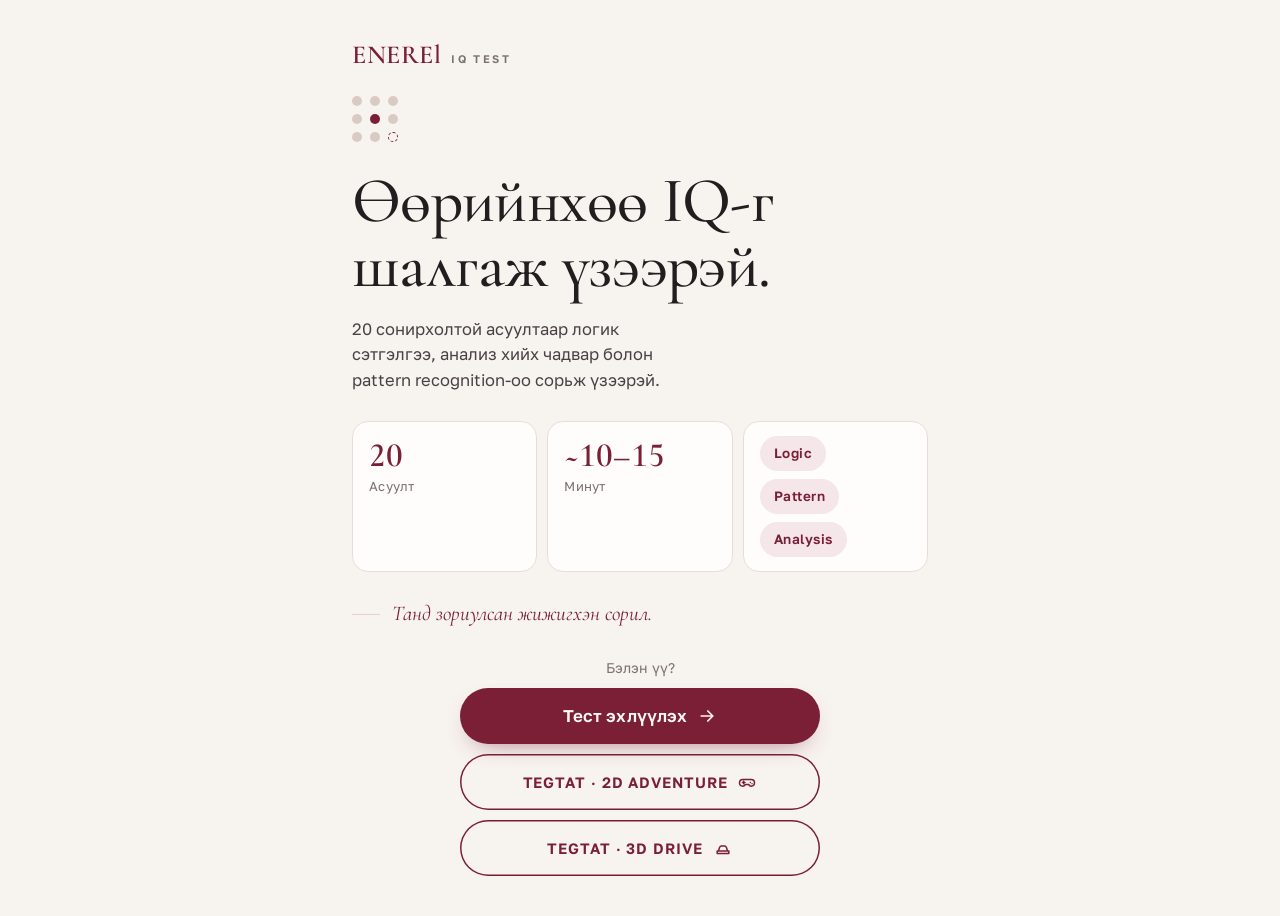
<file: index.html>
<!doctype html>
<html lang="mn">
<head>
  <meta charset="utf-8">
  <meta name="viewport" content="width=device-width, initial-scale=1, viewport-fit=cover">
  <title>ENEREl — IQ Test</title>
  <meta name="description" content="ENEREl IQ Test — 20 сонирхолтой асуултаар логик сэтгэлгээ, анализ хийх чадвар болон pattern recognition-оо сорьж үзээрэй. Ойролцоолсон дүн шууд гарна.">
  <meta name="theme-color" content="#7A1F35">
  <meta name="color-scheme" content="light">

  <meta property="og:type" content="website">
  <meta property="og:locale" content="mn_MN">
  <meta property="og:site_name" content="ENEREl">
  <meta property="og:title" content="ENEREl — IQ Test">
  <meta property="og:description" content="Танд зориулсан жижигхэн сорил. 20 асуулт, ~10–15 минут, дүн шууд гарна.">
  <meta name="twitter:card" content="summary">
  <meta name="twitter:title" content="ENEREl — IQ Test">
  <meta name="twitter:description" content="Танд зориулсан жижигхэн сорил. 20 асуулт, ~10–15 минут.">

  <link rel="icon" href="data:image/svg+xml,%3Csvg xmlns='http://www.w3.org/2000/svg' viewBox='0 0 64 64'%3E%3Crect width='64' height='64' rx='16' fill='%237A1F35'/%3E%3Ccircle cx='32' cy='32' r='13' fill='none' stroke='%23F7F3EF' stroke-width='5'/%3E%3C/svg%3E">
  <link rel="preconnect" href="https://fonts.googleapis.com">
  <link rel="preconnect" href="https://fonts.gstatic.com" crossorigin>
  <link rel="stylesheet" href="https://fonts.googleapis.com/css2?family=Cormorant+Garamond:ital,wght@0,500;0,600;1,500&family=Golos+Text:wght@400;500;600;700&display=swap">
  <link rel="stylesheet" href="style.css">
</head>
<body>
  <!-- Shared SVG definitions for visual questions -->
  <svg class="svg-defs" width="0" height="0" aria-hidden="true" focusable="false">
    <defs>
      <pattern id="hatch" width="6" height="6" patternUnits="userSpaceOnUse" patternTransform="rotate(45)">
        <line x1="0" y1="0" x2="0" y2="6" stroke="#2A2224" stroke-width="2.4"></line>
      </pattern>
    </defs>
  </svg>

  <div class="app">

    <!-- ============ LANDING ============ -->
    <main class="screen screen-landing is-active" id="screen-landing" aria-labelledby="landing-title">
      <header class="brand">
        <span class="brand-name">ENEREl</span>
        <span class="brand-sub">IQ Test</span>
      </header>

      <section class="landing-body">
        <div class="motif" aria-hidden="true">
          <span></span><span></span><span></span>
          <span></span><span class="motif-accent"></span><span></span>
          <span></span><span></span><span class="motif-empty"></span>
        </div>

        <h1 class="landing-title" id="landing-title">Өөрийнхөө IQ-г<br>шалгаж үзээрэй.</h1>
        <p class="landing-text">20 сонирхолтой асуултаар логик сэтгэлгээ, анализ хийх чадвар болон pattern recognition-оо сорьж үзээрэй.</p>

        <ul class="info-grid" aria-label="Тестийн мэдээлэл">
          <li class="info-card">
            <span class="info-value">20</span>
            <span class="info-label">Асуулт</span>
          </li>
          <li class="info-card">
            <span class="info-value">~10–15</span>
            <span class="info-label">Минут</span>
          </li>
          <li class="info-card info-card-wide">
            <span class="info-tags"><span>Logic</span><span>Pattern</span><span>Analysis</span></span>
          </li>
        </ul>

        <p class="dedication">Танд зориулсан жижигхэн сорил.</p>
      </section>

      <footer class="landing-cta">
        <p class="cta-hint">Бэлэн үү?</p>
        <button type="button" class="btn btn-primary btn-block" id="start-button">
          Тест эхлүүлэх
          <svg class="btn-icon" viewBox="0 0 24 24" aria-hidden="true"><path d="M5 12h13m-5-6 6 6-6 6" fill="none" stroke="currentColor" stroke-width="2" stroke-linecap="round" stroke-linejoin="round"/></svg>
        </button>
        <a href="game.html" class="btn btn-secondary btn-block">
          TEGTAT · 2D ADVENTURE
          <svg class="btn-icon" viewBox="0 0 24 24" aria-hidden="true"><path d="M7 9h10a4 4 0 0 1 0 8c-1.5 0-2.3-.8-3-2h-4c-.7 1.2-1.5 2-3 2a4 4 0 0 1 0-8Zm1 2v3m-1.5-1.5h3M16 12.5h.01M18 14h.01" fill="none" stroke="currentColor" stroke-width="1.8" stroke-linecap="round" stroke-linejoin="round"/></svg>
        </a>
        <a href="tegtat.html" class="btn btn-secondary btn-block">
          TEGTAT · 3D DRIVE
          <svg class="btn-icon" viewBox="0 0 24 24" aria-hidden="true"><path d="M5 15.5h14M6.5 15.5l1.6-4.6A2 2 0 0 1 10 9.5h4a2 2 0 0 1 1.9 1.4l1.6 4.6M7.5 18.5h.01M16.5 18.5h.01M5 15.5v3h14v-3" fill="none" stroke="currentColor" stroke-width="1.8" stroke-linecap="round" stroke-linejoin="round"/></svg>
        </a>
      </footer>
    </main>

    <!-- ============ TEST ============ -->
    <main class="screen screen-test" id="screen-test" aria-label="IQ тест" hidden>
      <header class="test-header">
        <div class="test-topline">
          <span class="brand-name brand-name-sm">ENEREl</span>
          <div class="timer" id="timer" role="timer" aria-label="Үлдсэн хугацаа">
            <svg viewBox="0 0 24 24" aria-hidden="true"><circle cx="12" cy="13" r="8" fill="none" stroke="currentColor" stroke-width="1.8"/><path d="M12 9v4l2.5 2M9.5 2.5h5" fill="none" stroke="currentColor" stroke-width="1.8" stroke-linecap="round"/></svg>
            <span id="timer-value">15:00</span>
          </div>
        </div>
        <div class="progress-row">
          <span class="progress-count" id="progress-count">01 / 20</span>
          <span class="progress-category" id="progress-category"></span>
        </div>
        <div class="progress-track" role="progressbar" aria-label="Явц" aria-valuemin="0" aria-valuemax="20" aria-valuenow="0" id="progress-track">
          <div class="progress-fill" id="progress-fill"></div>
        </div>
      </header>

      <section class="question-stage" id="question-stage" aria-live="polite">
        <!-- Rendered dynamically -->
      </section>
    </main>

    <!-- ============ RESULT ============ -->
    <main class="screen screen-result" id="screen-result" aria-labelledby="result-title" hidden>
      <header class="brand brand-center">
        <span class="brand-name">ENEREl</span>
        <span class="brand-sub">IQ Test</span>
      </header>

      <section class="result-hero">
        <h1 class="result-title" id="result-title" tabindex="-1">Тест дууслаа.</h1>
        <p class="result-timeout" id="result-timeout" hidden>Хугацаа дууссан тул тест автоматаар дууслаа.</p>
        <p class="result-kicker">Таны үр дүн</p>

        <div class="score-ring" id="score-ring">
          <svg viewBox="0 0 200 200" aria-hidden="true">
            <circle class="ring-track" cx="100" cy="100" r="86"></circle>
            <circle class="ring-value" id="ring-value" cx="100" cy="100" r="86"></circle>
          </svg>
          <div class="score-center">
            <span class="score-number" id="score-number">0</span>
            <span class="score-caption">Ойролцоолсон IQ</span>
          </div>
        </div>

        <p class="score-level" id="score-level"></p>
        <p class="score-range" id="score-range"></p>

        <dl class="stat-grid">
          <div class="stat">
            <dt>Зөв хариулт</dt>
            <dd id="stat-correct">0 / 20</dd>
          </div>
          <div class="stat">
            <dt>Хувь</dt>
            <dd id="stat-percent">0%</dd>
          </div>
          <div class="stat">
            <dt>Хугацаа</dt>
            <dd id="stat-time">00:00</dd>
          </div>
        </dl>

        <p class="disclaimer">Энэ нь албан ёсны IQ оношилгоо биш бөгөөд энэхүү тестийн үр дүнд үндэслэсэн ойролцоолсон үнэлгээ юм. Зөвхөн өөрийгөө сорих, сонирхлын зориулалттай.</p>
      </section>

      <section class="review" aria-labelledby="review-title">
        <div class="review-head">
          <h2 class="review-title" id="review-title">Хариултууд</h2>
          <p class="review-summary" id="review-summary"></p>
        </div>
        <div class="review-list" id="review-list"></div>
      </section>

      <footer class="result-footer">
        <p class="closing-line">Энд хүрэх хүртэл сайн ажиллалаа.</p>
        <button type="button" class="btn btn-primary btn-block" id="restart-button">Дахин тест өгөх</button>
        <a href="game.html" class="btn btn-secondary btn-block">
          TEGTAT · 2D ADVENTURE
          <svg class="btn-icon" viewBox="0 0 24 24" aria-hidden="true"><path d="M7 9h10a4 4 0 0 1 0 8c-1.5 0-2.3-.8-3-2h-4c-.7 1.2-1.5 2-3 2a4 4 0 0 1 0-8Zm1 2v3m-1.5-1.5h3M16 12.5h.01M18 14h.01" fill="none" stroke="currentColor" stroke-width="1.8" stroke-linecap="round" stroke-linejoin="round"/></svg>
        </a>
        <a href="tegtat.html" class="btn btn-secondary btn-block">
          TEGTAT · 3D DRIVE
          <svg class="btn-icon" viewBox="0 0 24 24" aria-hidden="true"><path d="M5 15.5h14M6.5 15.5l1.6-4.6A2 2 0 0 1 10 9.5h4a2 2 0 0 1 1.9 1.4l1.6 4.6M7.5 18.5h.01M16.5 18.5h.01M5 15.5v3h14v-3" fill="none" stroke="currentColor" stroke-width="1.8" stroke-linecap="round" stroke-linejoin="round"/></svg>
        </a>
      </footer>
    </main>
  </div>

  <script src="script.js"></script>
</body>
</html>
</file>
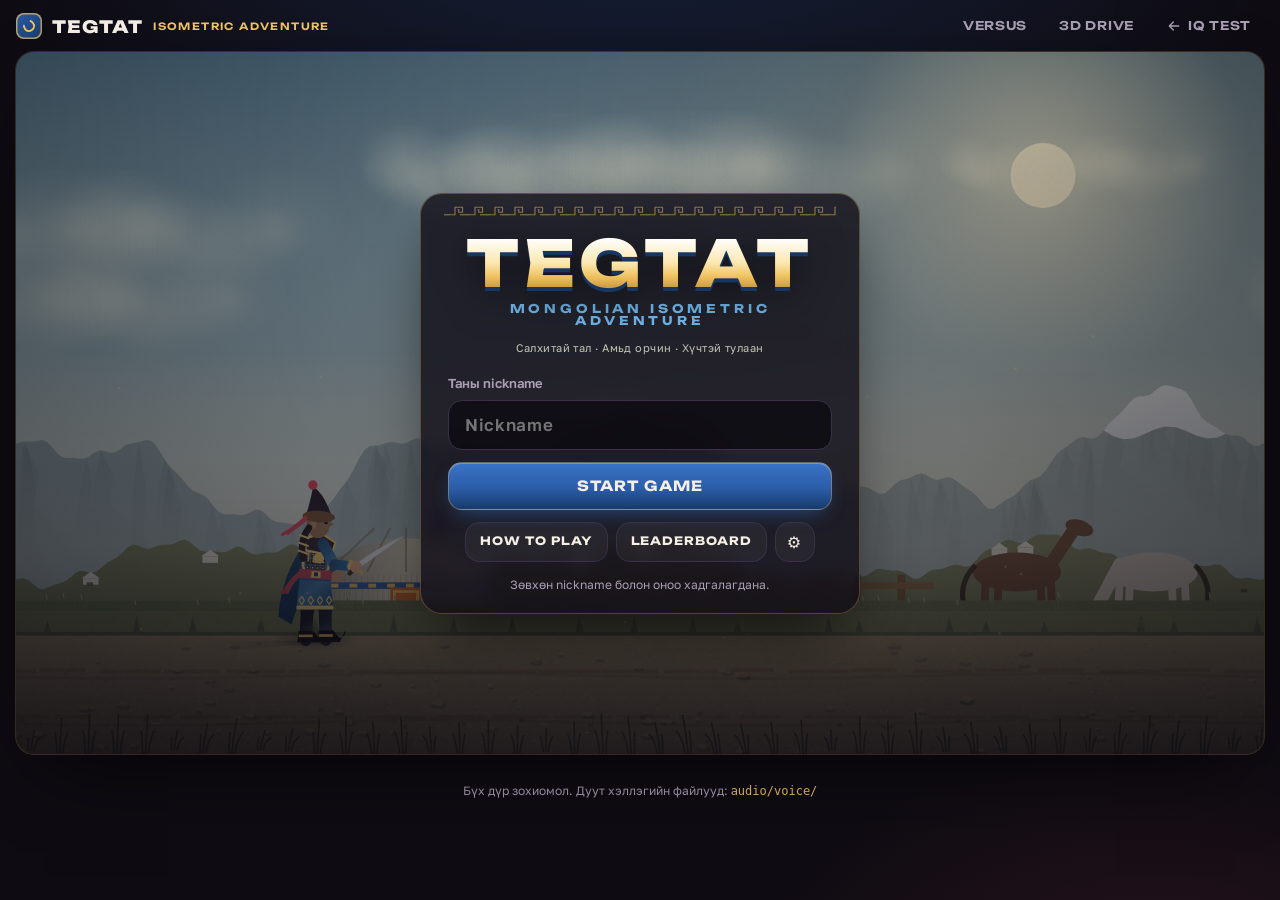
<file: game.html>
<!doctype html>
<html lang="mn">
<head>
  <meta charset="utf-8">
  <meta name="viewport" content="width=device-width, initial-scale=1, viewport-fit=cover">
  <title>TEGTAT — Mongolian Isometric Adventure</title>
  <meta name="description" content="TEGTAT — Монгол орчинтой дөрвөн үе бүхий isometric тулаант тоглоом. Anhaa-ийн зэвсгийг авч, морьт Teka-г ял.">
  <meta name="theme-color" content="#120E14">
  <meta name="color-scheme" content="dark">

  <meta property="og:type" content="website">
  <meta property="og:locale" content="mn_MN">
  <meta property="og:site_name" content="TEGTAT">
  <meta property="og:title" content="TEGTAT — Mongolian Isometric Adventure">
  <meta property="og:description" content="3 шат, 4 дайсан, 1 босс. Нэрээ оруулаад шууд тогло.">

  <link rel="icon" href="data:image/svg+xml,%3Csvg xmlns='http://www.w3.org/2000/svg' viewBox='0 0 64 64'%3E%3Crect width='64' height='64' rx='16' fill='%23173A6B'/%3E%3Cpath d='M16 46 46 16M40 16h6v6' fill='none' stroke='%23F0C463' stroke-width='5' stroke-linecap='round'/%3E%3C/svg%3E">
  <link rel="preconnect" href="https://fonts.googleapis.com">
  <link rel="preconnect" href="https://fonts.gstatic.com" crossorigin>
  <link rel="stylesheet" href="https://fonts.googleapis.com/css2?family=Golos+Text:wght@400;500;600;700&family=Unbounded:wght@500;700;800&display=swap">
  <link rel="stylesheet" href="game.css">
</head>
<body class="game-page">
  <header class="g-topbar">
    <a class="g-brand" href="index.html" aria-label="Нүүр хуудас">
      <span class="g-brand-mark" aria-hidden="true"></span>
      <span class="g-brand-name">TEGTAT</span>
      <span class="g-brand-sub">ISOMETRIC ADVENTURE</span>
    </a>
    <nav class="g-nav">
      <a class="g-link" href="versus.html">VERSUS</a>
      <a class="g-link" href="tegtat.html">3D DRIVE</a>
      <a class="g-link" href="index.html">
        <svg viewBox="0 0 24 24" aria-hidden="true"><path d="M19 12H6m5-6-6 6 6 6" fill="none" stroke="currentColor" stroke-width="2" stroke-linecap="round" stroke-linejoin="round"/></svg>
        <span>IQ TEST</span>
      </a>
    </nav>
  </header>

  <main class="g-main">
    <section class="g-stage" aria-label="Тоглоом">
      <div class="g-frame" id="frame">
        <canvas id="game-canvas" width="960" height="540" aria-label="TEGTAT isometric тоглоомын талбай" role="img"></canvas>

        <!-- ============ HUD ============ -->
        <div class="hud" id="hud" hidden>
          <div class="hud-left">
            <div class="bar bar-hp" id="bar-hp">
              <div class="bar-label"><span>HP</span><b id="hp-text">100 / 100</b></div>
              <div class="bar-track"><i class="bar-lag" id="hp-lag"></i><i class="bar-fill" id="hp-fill"></i></div>
            </div>
            <div class="bar bar-en" id="bar-en">
              <div class="bar-label"><span>ENERGY</span><b id="en-text">50 / 100</b></div>
              <div class="bar-track"><i class="bar-fill" id="en-fill"></i><i class="bar-marks" aria-hidden="true"></i></div>
            </div>
            <div class="buff" id="buff-power" hidden><span aria-hidden="true">🔥</span> POWER <b id="buff-time">8</b></div>
          </div>

          <div class="hud-center">
            <div class="stage-chip" id="stage-chip"><span id="stage-kicker">STAGE 1</span><b id="stage-name">ТӨВШӨӨ</b><em id="stage-left"></em></div>
            <div class="boss-bar" id="boss-bar" hidden>
              <div class="boss-name"><b id="boss-name">АНХАА</b> <span aria-hidden="true">👑</span> <em id="boss-phase">MINI BOSS</em></div>
              <div class="boss-track"><i class="boss-lag" id="boss-lag"></i><i class="boss-fill" id="boss-fill"></i><i class="boss-tick" style="left:33.3%"></i><i class="boss-tick" style="left:66.6%"></i></div>
            </div>
            <div class="combat-objective" id="combat-objective">ДАРААГИЙН ТУЛААНД БЭЛТГЭ</div>
          </div>

          <div class="hud-right">
            <div class="score-box"><span>🏆 SCORE</span><b id="score-text">000000</b></div>
            <div class="combo" id="combo" hidden>
              <b id="combo-count">x2</b>
              <span>COMBO <em id="combo-mult">×1.05</em></span>
              <i class="combo-timer"><i id="combo-timer"></i></i>
            </div>
            <div class="hud-buttons">
              <button type="button" class="icon-btn" id="settings-btn-hud" aria-label="Тохиргоо">⚙</button>
              <button type="button" class="icon-btn" id="pause-btn" aria-label="Түр зогсоох">❚❚</button>
            </div>
          </div>
        </div>

        <!-- Desktop skill bar -->
        <div class="skillbar" id="skillbar" hidden>
          <button type="button" class="skill skill-atk" data-act="attack" tabindex="-1" aria-label="Mouse left click or J — Attack"><kbd>LMB</kbd><b>ATTACK</b><small>J</small></button>
          <button type="button" class="skill skill-guard" data-act="block" tabindex="-1" aria-label="Mouse right button or F — Guard / Parry"><kbd>RMB</kbd><b>GUARD</b><small>F · PARRY</small></button>
          <button type="button" tabindex="-1" class="skill" data-skill="dash" aria-label="Q Dash, 18 energy"><kbd>Q</kbd><span class="skill-ic" aria-hidden="true">💨</span><b>DASH</b><small>18</small><i class="skill-cd"></i></button>
          <button type="button" tabindex="-1" class="skill" data-skill="power" aria-label="E Power attack, 30 energy"><kbd>E</kbd><span class="skill-ic" aria-hidden="true">💥</span><b>POWER</b><small>30</small><i class="skill-cd"></i></button>
          <button type="button" tabindex="-1" class="skill skill-ult" data-skill="ult" aria-label="R Ultimate, 65 energy"><kbd>R</kbd><span class="skill-ic" aria-hidden="true">⚡</span><b>ULTIMATE</b><small>65</small><i class="skill-cd"></i></button>
        </div>

        <!-- Banner -->
        <div class="banner" id="banner" aria-live="polite" hidden>
          <span class="banner-kicker" id="banner-kicker"></span>
          <strong class="banner-title" id="banner-title"></strong>
          <span class="banner-sub" id="banner-sub"></span>
        </div>
        <div class="go-arrow" id="go-arrow" hidden>GO <span aria-hidden="true">→</span></div>
        <div class="toast" id="toast" role="status" hidden></div>

        <!-- ============ START ============ -->
        <div class="overlay overlay-start" id="screen-start">
          <div class="start-card">
            <div class="start-pattern" aria-hidden="true"></div>
            <h1 class="logo">TEGTAT</h1>
            <p class="logo-sub">MONGOLIAN ISOMETRIC ADVENTURE</p>
            <p class="edition-note">Салхитай тал · Амьд орчин · Хүчтэй тулаан</p>
            <form class="name-form" id="name-form" novalidate>
              <label for="player-name" class="ov-label">Таны nickname</label>
              <input id="player-name" name="nickname" type="text" maxlength="16" autocomplete="nickname" spellcheck="false" placeholder="Nickname" required>
              <p class="form-error" id="name-error" role="alert" hidden></p>
              <button type="submit" class="g-btn g-btn-primary" id="start-btn">START GAME</button>
            </form>
            <div class="ov-row">
              <button type="button" class="g-btn g-btn-ghost g-btn-sm" data-open="help">HOW TO PLAY</button>
              <button type="button" class="g-btn g-btn-ghost g-btn-sm" data-open="board">LEADERBOARD</button>
              <button type="button" class="g-btn g-btn-ghost g-btn-sm g-btn-icon" data-open="settings" aria-label="Тохиргоо">⚙</button>
            </div>
            <p class="privacy-note">Зөвхөн nickname болон оноо хадгалагдана.</p>
          </div>
        </div>

        <!-- ============ HOW TO PLAY ============ -->
        <div class="overlay overlay-modal" id="screen-help" hidden role="dialog" aria-modal="true" aria-labelledby="help-title">
          <div class="modal-card modal-wide">
            <button type="button" class="modal-x" data-close aria-label="Хаах">✕</button>
            <h2 class="modal-title" id="help-title">HOW TO PLAY</h2>
            <div class="help-grid">
              <section>
                <h3>Компьютер</h3>
                <ul class="keys">
                  <li><span><kbd>W</kbd><kbd>A</kbd><kbd>S</kbd><kbd>D</kbd> / сумнууд</span>8 чиглэлийн хөдөлгөөн</li>
                  <li><span><kbd>SPACE</kbd> / <kbd>K</kbd></span>Үсрэх · газрын дайралтаас зайлсхийх</li>
                  <li><span><kbd>🖱 Зүүн товч</kbd> / <kbd>J</kbd></span>Дарж баривал 3 цохилтын combo залгана · оновол +2 ⚡</li>
                  <li><span><kbd>🖱 Баруун товч</kbd> / <kbd>F</kbd></span>GUARD — урдаас ирэх хохирлыг 65–80% багасгана</li>
                  <li><span><b>PARRY</b></span>Цохилтын өмнө GUARD дарвал хохиролгүй хамгаалж, сөрөг цохилт нээнэ</li>
                  <li><span><kbd>Q</kbd></span>DASH · 18 ⚡ · дайсны дундуур зүсэж бултана · дайсан бүрт нэг цохилт</li>
                  <li><span><kbd>E</kbd></span>POWER · 30 ⚡ · урагш түрэн жадалж, хуягийг 4 сек сулруулна</li>
                  <li><span><kbd>R</kbd></span>ULTIMATE · 65 ⚡ · харж буй чиглэлд шуурга үүсгэж, 3 удаа аянга буулгана</li>
                  <li><span><b>SKILL AIM</b></span>PC дээр курсороо тавиад E/R дарна · утсан дээр POWER/ULT товчийг хүссэн чиглэл рүү чирээд тавина</li>
                  <li>PARRY → 1.4 сек дотор сөрөг цохилт +50% damage</li>
                  <li>PERFECT DODGE → булталтын эхний 0.16 сек-д дайралтаас зайлсхийвэл +8 ⚡, сөрөг цохилт нээнэ</li>
                  <li>Улаан дохиотой чиглэлээс гар! Дайсан цохиод сэргэх үед нь +20% damage.</li>
                  <li>Газрын шар хүрээ — сэлмийн тусах зай. 3 дахь цохилт хол хүрч, дайсныг түлхэнэ.</li>
                  <li>Цэнхэр сум — харж буй чиглэл. Байшин, гэрийн ард орж дайсны сумнаас халхалж болно.</li>
                  <li>Зүүн талын MAP-аас дайсан, барилга, нөөцөө хар. Том газрын алслагдсан хэсгээс HP, энерги, оноо олж болно.</li>
                  <li>Төвшөө хурдан цохино. Ганаа бороохойгоо далайхдаа ойртоно. Эрхмээгийн газар цохилтоос үсэрч гар. Тека зай барьж, хажуу тийш шилжин харвана.</li>
                  <li>АНХАА-г ялсны дараа зэвсгийг авна · +20% damage (тухайн run-д)</li>
                  <li><span><kbd>P</kbd> / <kbd>Esc</kbd></span>Түр зогсоох</li>
                </ul>
              </section>
              <section>
                <h3>Утас / таблет</h3>
                <p>Зүүн доод талын самбар дээр хуруугаа гулсуулж хөдөлнө. Баруун талд ATTACK, JUMP, 🛡 GUARD, Q, E, R товч. GUARD-ыг цохилт ирэхийн яг өмнө дарвал PARRY болно.</p>
                <h3>Зүйлс</h3>
                <ul class="items">
                  <li>❤️ <b>+20 HP</b></li>
                  <li>⚡ <b>+20 Energy</b></li>
                  <li>⭐ <b>Унасан од +150 · газрын нөөц +50 оноо</b></li>
                  <li>🔥 <b>Power Boost</b> — 8 сек хүч нэмнэ</li>
                </ul>
              </section>
              <section class="help-wide">
                <h3>Оноо ба COMBO</h3>
                <p>Цохилт авалгүй дараалан цохих тусам COMBO өснө. Текагийн урт улаан зурвасаас хажуу тийш DASH хий; тойрог сэлмээс холд эсвэл үсэр. Аянгын улаан тэмдэг тогтоодог тул чиглэлээ сольж зайл — GUARD аянгаас хамгаалахгүй. Дайралтын дараах амралтын мөчид E-ээр хуягийг сулруулж, R-ийн шуурган дотор тулалд.</p>
                <p class="roster-line">ТӨВШӨӨ +100 · ГАНАА +200 · ТЭКА +250 · ЭРХМЭЭ +400 · АНХАА +600 · МОРЬТ ТЭКА 👑 +1800</p>
              </section>
            </div>
            <button type="button" class="g-btn g-btn-primary" data-close>OK</button>
          </div>
        </div>

        <!-- ============ SETTINGS ============ -->
        <div class="overlay overlay-modal" id="screen-settings" hidden role="dialog" aria-modal="true" aria-labelledby="settings-title">
          <div class="modal-card">
            <button type="button" class="modal-x" data-close aria-label="Хаах">✕</button>
            <h2 class="modal-title" id="settings-title">SETTINGS</h2>
            <div class="settings">
              <label class="range"><span>Music</span><input type="range" min="0" max="100" step="5" id="set-music"><output id="out-music">60</output></label>
              <label class="range"><span>Sound FX</span><input type="range" min="0" max="100" step="5" id="set-sfx"><output id="out-sfx">80</output></label>
              <label class="range"><span>Voice</span><input type="range" min="0" max="100" step="5" id="set-voice"><output id="out-voice">100</output></label>
              <label class="toggle"><input type="checkbox" id="set-subs"><span>Дуут хэллэгийн бичвэр харуулах</span></label>
              <label class="toggle"><input type="checkbox" id="set-detail"><span>Орчны нэмэлт эффект (өвс, манан, гэрэл)</span></label>
              <label class="toggle"><input type="checkbox" id="set-shake"><span>Дэлгэц сэгсрэх эффект</span></label>
              <label class="range"><span>Touch хэмжээ %</span><input type="range" min="80" max="120" step="5" id="set-touchSize"><output id="out-touchSize">100</output></label>
              <label class="range"><span>Touch дээшлэх px</span><input type="range" min="0" max="30" step="5" id="set-touchOffset"><output id="out-touchOffset">0</output></label>
              <label class="toggle"><input type="checkbox" id="set-leftHanded"><span>Joystick, товчнуудын талыг солих</span></label>
              <label class="toggle"><input type="checkbox" id="set-vibration"><span>Цохилтын vibration (дэмждэг утсанд)</span></label>
            </div>
            <p class="settings-note" id="voice-note"></p>
            <button type="button" class="g-btn g-btn-primary" data-close>DONE</button>
          </div>
        </div>

        <!-- ============ LEADERBOARD ============ -->
        <div class="overlay overlay-modal" id="screen-board" hidden role="dialog" aria-modal="true" aria-labelledby="board-title">
          <div class="modal-card">
            <button type="button" class="modal-x" data-close aria-label="Хаах">✕</button>
            <h2 class="modal-title" id="board-title">LEADERBOARD <small>TOP 10</small></h2>
            <table class="board">
              <thead><tr><th scope="col">Rank</th><th scope="col">Player</th><th scope="col">Score</th></tr></thead>
              <tbody id="board-body"></tbody>
            </table>
            <p class="board-status" id="board-status"></p>
            <p class="board-you" id="board-you" hidden></p>
            <div class="ov-row">
              <button type="button" class="g-btn g-btn-ghost g-btn-sm" id="board-refresh">↻ REFRESH</button>
              <button type="button" class="g-btn g-btn-primary g-btn-sm" data-close>CLOSE</button>
            </div>
          </div>
        </div>

        <!-- ============ PAUSE ============ -->
        <div class="overlay overlay-modal" id="screen-pause" hidden>
          <div class="modal-card modal-sm">
            <h2 class="modal-title">PAUSED</h2>
            <button type="button" class="g-btn g-btn-primary" id="resume-btn">RESUME</button>
            <button type="button" class="g-btn g-btn-ghost" data-open="settings">SETTINGS</button>
            <button type="button" class="g-btn g-btn-ghost" data-open="help">HOW TO PLAY</button>
            <button type="button" class="g-btn g-btn-ghost" id="quit-btn">QUIT TO MENU</button>
          </div>
        </div>

        <!-- ============ END (game over / victory) ============ -->
        <div class="overlay overlay-end" id="screen-end" hidden>
          <div class="modal-card end-card">
            <p class="end-kicker" id="end-kicker">🏆 VICTORY</p>
            <h2 class="end-title" id="end-title">Тоглоом дууслаа!</h2>
            <p class="end-score-label">Final Score</p>
            <p class="end-score" id="end-score">0</p>
            <dl class="end-stats">
              <div><dt>Enemies Defeated</dt><dd id="st-kills">0</dd></div>
              <div><dt>Time</dt><dd id="st-time">0:00</dd></div>
              <div><dt>Skills Used</dt><dd id="st-skills">0</dd></div>
              <div><dt>Highest Combo</dt><dd id="st-combo">0</dd></div>
            </dl>
            <div class="save-box">
              <button type="button" class="g-btn g-btn-gold" id="save-btn">SAVE SCORE</button>
              <p class="save-status" id="save-status" role="status"></p>
            </div>
            <div class="ov-row">
              <button type="button" class="g-btn g-btn-primary" id="again-btn">PLAY AGAIN</button>
              <button type="button" class="g-btn g-btn-ghost" data-open="board">LEADERBOARD</button>
            </div>
            <button type="button" class="g-btn g-btn-ghost g-btn-sm" id="menu-btn">MAIN MENU</button>
          </div>
        </div>

        <!-- ============ Touch controls (landscape overlay) ============ -->
        <div class="touch" id="touch" hidden>
          <div class="t-move" id="t-move" aria-label="Хөдлөх самбар">
            <span class="t-arrow t-left" aria-hidden="true">◀</span>
            <span class="t-knob" id="t-knob" aria-hidden="true"></span>
            <span class="t-arrow t-right" aria-hidden="true">▶</span>
          </div>
          <div class="t-actions">
            <button type="button" class="t-btn t-skill" data-key="dash" data-skill="dash" aria-label="Dash"><b>Q</b><small>DASH</small><i class="skill-cd"></i></button>
            <button type="button" class="t-btn t-skill" data-key="power" data-skill="power" aria-label="Power attack"><b>E</b><small>POWER</small><i class="skill-cd"></i></button>
            <button type="button" class="t-btn t-skill t-ult" data-key="ult" data-skill="ult" aria-label="Ultimate"><b>R</b><small>ULT</small><i class="skill-cd"></i></button>
            <button type="button" class="t-btn t-guard" data-key="block" aria-label="Guard / Parry"><b>🛡</b><small>GUARD</small></button>
            <button type="button" class="t-btn t-jump" data-key="jump" aria-label="Jump"><b>⤒</b><small>JUMP</small></button>
            <button type="button" class="t-btn t-attack" data-key="attack" aria-label="Attack"><b>⚔</b><small>ATTACK</small></button>
          </div>
        </div>
      </div>
    </section>
  </main>

  <footer class="g-footer">
    <p class="rotate-hint">↻ Утсаа хэвтээ эргүүлбэл тоглоомын дэлгэц томорно</p>
    <p>Бүх дүр зохиомол. Дуут хэллэгийн файлууд: <code>audio/voice/</code></p>
  </footer>

  <script src="game-world.js"></script>
  <script src="game-iso.js"></script>
  <script src="game.js"></script>
</body>
</html>
</file>
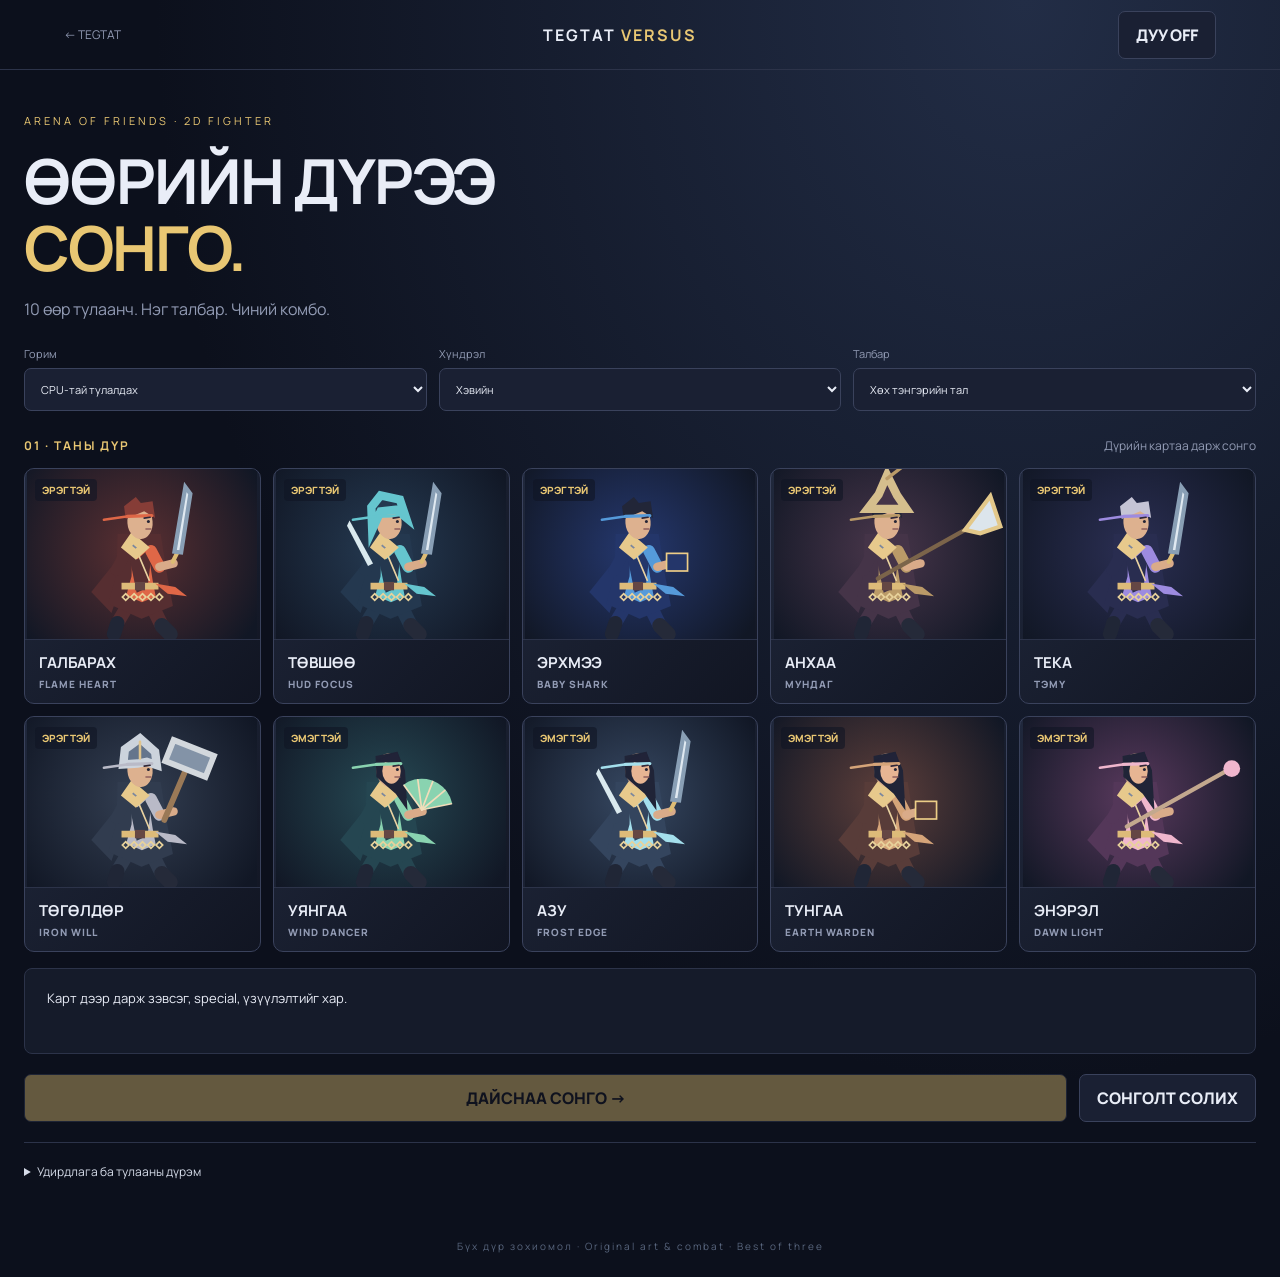
<file: versus.html>
<!doctype html>
<html lang="mn"><head><meta charset="utf-8"><meta name="viewport" content="width=device-width,initial-scale=1,viewport-fit=cover"><title>TEGTAT VERSUS — Arena of Friends</title><link rel="stylesheet" href="versus.css"></head>
<body><header><a href="/game">← TEGTAT</a><strong>TEGTAT <em>VERSUS</em></strong><button id="sound" aria-pressed="false">ДУУ OFF</button></header>
<main><section id="select"><div class="intro"><p class="eyebrow">ARENA OF FRIENDS · 2D FIGHTER</p><h1>ӨӨРИЙН ДҮРЭЭ<br><span>СОНГО.</span></h1><p>10 өөр тулаанч. Нэг талбар. Чиний комбо.</p></div><div class="choices"><label>Горим<select id="mode"><option value="cpu">CPU-тай тулалдах</option><option value="arcade">3 өрсөлдөгчийн цуврал</option><option value="local">2 тоглогч · нэг keyboard</option></select></label><label>Хүндрэл<select id="difficulty"><option value="normal">Хэвийн</option><option value="easy">Сурах</option><option value="hard">Хэцүү</option></select></label><label>Талбар<select id="arena"><option value="steppe">Хөх тэнгэрийн тал</option><option value="city">Неон Улаанбаатар</option><option value="temple">Уулын сүм</option></select></label></div><div class="pick-status"><b id="pick-title">01 · ТАНЫ ДҮР</b><span id="picked">Дүрийн картаа дарж сонго</span></div><div id="roster" class="roster"></div><aside id="profile"></aside><div class="launch"><button id="start" disabled>ДАЙСНАА СОНГО →</button><button id="reset-pick">СОНГОЛТ СОЛИХ</button></div><details><summary>Удирдлага ба тулааны дүрэм</summary><p>P1: A/D — хөдөлгөөн · W — дээш чиглэл · S — хамгаалалт · J — комбо · K — үсрэх · L — dash · U — skill · I — special · O — туслах.</p><p>Нэмэлт техник: W+J — өргөх цохилт · S+J — доогуур sweep · K+J — агаарын дайралт · W+U — anti-air · S+U — ойрын burst.</p><p>P2: ←/→ — хөдөлгөөн · ↑/↓ — чиглэл/хамгаалалт · 1 — комбо · 2 — skill · 3 — үсрэх · 4 — dash · 5 — special · 6 — туслах.</p><p>Хоёр үе түрүүлж ялна. 75 секундийн дараа HP-ийн хувь өндөр тал ялна. Special 60, skill 18, туслах 35 energy хэрэглэнэ. Эхний 0.18 секундийн хамгаалалт parry болно.</p></details></section>
<section id="play" hidden><div class="game-frame"><canvas id="arena-canvas" width="1100" height="620" aria-label="TEGTAT Versus тулааны талбар"></canvas><div class="fight-hud"><div class="fighter-hud"><strong id="p1-name"></strong><div class="hp"><i id="p1-hp"></i></div><div class="energy"><i id="p1-energy"></i></div><span id="p1-stats"></span></div><div class="clock"><b id="timer">75</b><small id="round">ROUND 1</small><button id="pause" aria-label="Түр зогсоох">Ⅱ</button></div><div class="fighter-hud right"><strong id="p2-name"></strong><div class="hp"><i id="p2-hp"></i></div><div class="energy"><i id="p2-energy"></i></div><span id="p2-stats"></span></div></div><div id="announcer" aria-live="polite"></div><div id="overlay" hidden><h2 id="overlay-title"></h2><p id="overlay-copy"></p><div><button id="resume">ҮРГЭЛЖЛҮҮЛЭХ</button><button id="rematch">ДАХИН ТУЛАЛДАХ</button><button id="menu">ДҮР СОНГОХ</button></div></div></div><div class="move-strip"><span id="move-info"></span><button id="help">УДИРДЛАГА</button></div><div id="touch"><div class="movement"><button data-action="left" aria-label="Зүүн">◀</button><button data-action="right" aria-label="Баруун">▶</button><button data-action="guard">GUARD</button><button data-action="jump">JUMP</button></div><div class="actions"><button data-action="attack">COMBO<small>J</small></button><button data-action="dash">DASH<small>L</small></button><button data-action="shot">SHOT<small>U · 18</small></button><button data-action="special">SPECIAL<small>I · 60</small></button><button data-action="assist">ASSIST<small>O · 35</small></button></div></div></section></main><footer>Бүх дүр зохиомол · Original art & combat · Best of three</footer><script src="versus.js"></script></body></html>
</file>
<file: style.css>
/* ==========================================================================
   ENEREl — IQ Test
   Mobile-first. Warm off-white ground, deep wine accent, serif display
   for headlines and the score, clean sans for everything you read.
   ========================================================================== */

:root {
  --bg: #F7F3EF;
  --surface: #FFFDFB;
  --cream: #F2EAE3;
  --ink: #241D1F;
  --ink-soft: #4A4144;
  --muted: #7B7072;
  --line: #E8DDD7;
  --line-strong: #D9CBC4;

  --wine: #7A1F35;
  --wine-deep: #5F1729;
  --wine-soft: #F5E6E9;
  --blush: #EBCFCF;

  --ok: #2E6A4E;
  --ok-soft: #E4F0E8;
  --bad: #A23B2A;
  --bad-soft: #F8E5E0;

  --font-display: "Cormorant Garamond", "Iowan Old Style", "Palatino Linotype", Georgia, serif;
  --font-body: "Golos Text", -apple-system, "Segoe UI", Roboto, "Helvetica Neue", Arial, sans-serif;

  --radius-lg: 22px;
  --radius-md: 16px;
  --radius-sm: 12px;
  --shadow-soft: 0 1px 2px rgba(60, 30, 35, .04), 0 8px 24px -12px rgba(60, 30, 35, .14);

  --ease-out: cubic-bezier(.22, .8, .24, 1);
  --gutter: 20px;
  --app-width: 640px;

  color-scheme: light;
}

*, *::before, *::after { box-sizing: border-box; }

html {
  -webkit-text-size-adjust: 100%;
  text-size-adjust: 100%;
  background: var(--bg);
}

body {
  margin: 0;
  min-height: 100vh;
  min-height: 100dvh;
  background: var(--bg);
  color: var(--ink);
  font-family: var(--font-body);
  font-size: 16px;
  line-height: 1.55;
  -webkit-font-smoothing: antialiased;
  -moz-osx-font-smoothing: grayscale;
  overflow-x: hidden;
}

button { font: inherit; color: inherit; }
[hidden] { display: none !important; }

:focus-visible {
  outline: 3px solid var(--wine);
  outline-offset: 3px;
  border-radius: 10px;
}

.svg-defs { position: absolute; width: 0; height: 0; overflow: hidden; }

/* ---------- App shell ---------- */

.app {
  width: 100%;
  max-width: var(--app-width);
  margin-inline: auto;
  min-height: 100vh;
  min-height: 100dvh;
  padding-inline: max(var(--gutter), env(safe-area-inset-left)) max(var(--gutter), env(safe-area-inset-right));
}

.screen {
  min-height: 100vh;
  min-height: 100dvh;
  display: flex;
  flex-direction: column;
  padding-block: max(18px, env(safe-area-inset-top)) max(20px, env(safe-area-inset-bottom));
}

.screen.is-active { animation: screen-in .5s var(--ease-out) both; }

@keyframes screen-in {
  from { opacity: 0; transform: translateY(14px); }
  to { opacity: 1; transform: none; }
}

/* ---------- Brand ---------- */

.brand {
  display: flex;
  align-items: baseline;
  gap: 10px;
  padding-block: 6px 0;
}

.brand-center { justify-content: center; }

.brand-name {
  font-family: var(--font-display);
  font-weight: 600;
  font-size: 26px;
  letter-spacing: .02em;
  line-height: 1;
  color: var(--wine);
}

.brand-name-sm { font-size: 22px; }

.brand-sub {
  font-size: 11px;
  font-weight: 600;
  letter-spacing: .22em;
  text-transform: uppercase;
  color: var(--muted);
}

/* ---------- Buttons ---------- */

.btn {
  display: inline-flex;
  align-items: center;
  justify-content: center;
  gap: 10px;
  min-height: 56px;
  padding: 14px 28px;
  border: 0;
  border-radius: 999px;
  font-weight: 600;
  font-size: 17px;
  letter-spacing: .005em;
  cursor: pointer;
  touch-action: manipulation;
  -webkit-tap-highlight-color: transparent;
  transition: transform .18s var(--ease-out), background-color .2s ease, box-shadow .2s ease;
}

.btn:active { transform: scale(.98); }

.btn-primary {
  background: var(--wine);
  color: #FFF8F5;
  box-shadow: 0 10px 24px -14px rgba(122, 31, 53, .7);
}

.btn-primary:hover { background: var(--wine-deep); }

.btn-block { width: 100%; }

/* Secondary action — e.g. link to the 2D mini game */
.btn-secondary {
  background: transparent;
  color: var(--wine);
  box-shadow: inset 0 0 0 1.5px var(--wine);
  text-decoration: none;
  letter-spacing: .06em;
  font-size: 15px;
}
.btn-secondary:hover { background: var(--wine-soft); }
.btn-secondary:focus-visible { outline: 3px solid var(--wine); outline-offset: 3px; }

.btn-icon { width: 20px; height: 20px; transition: transform .2s var(--ease-out); }
.btn:hover .btn-icon { transform: translateX(3px); }

/* ---------- Landing ---------- */

.landing-body {
  flex: 1;
  display: flex;
  flex-direction: column;
  justify-content: center;
  padding-block: 28px 20px;
}

.landing-body > * {
  animation: rise .7s var(--ease-out) both;
}
.landing-body > :nth-child(2) { animation-delay: .06s; }
.landing-body > :nth-child(3) { animation-delay: .12s; }
.landing-body > :nth-child(4) { animation-delay: .18s; }
.landing-body > :nth-child(5) { animation-delay: .24s; }

@keyframes rise {
  from { opacity: 0; transform: translateY(16px); }
  to { opacity: 1; transform: none; }
}

.motif {
  display: grid;
  grid-template-columns: repeat(3, 10px);
  gap: 8px;
  margin-bottom: 26px;
}

.motif span {
  width: 10px;
  height: 10px;
  border-radius: 50%;
  background: var(--line-strong);
}

.motif .motif-accent { background: var(--wine); }
.motif .motif-empty {
  background: transparent;
  border: 1.5px dashed var(--wine);
}

.landing-title {
  margin: 0;
  font-family: var(--font-display);
  font-weight: 500;
  font-size: clamp(40px, 11.5vw, 60px);
  line-height: 1.02;
  letter-spacing: -.01em;
  color: var(--ink);
  text-wrap: balance;
}

.landing-text {
  margin: 18px 0 0;
  max-width: 34ch;
  font-size: 16.5px;
  color: var(--ink-soft);
}

.info-grid {
  list-style: none;
  margin: 28px 0 0;
  padding: 0;
  display: grid;
  grid-template-columns: repeat(2, minmax(0, 1fr));
  gap: 10px;
}

.info-card {
  background: var(--surface);
  border: 1px solid var(--line);
  border-radius: var(--radius-md);
  padding: 16px 16px 14px;
  display: flex;
  flex-direction: column;
  gap: 2px;
  min-width: 0;
}

.info-card-wide {
  grid-column: 1 / -1;
  padding-block: 14px;
}

.info-value {
  font-family: var(--font-display);
  font-weight: 600;
  font-size: 34px;
  line-height: 1.05;
  color: var(--wine);
  font-variant-numeric: lining-nums tabular-nums;
}

.info-label {
  font-size: 13px;
  color: var(--muted);
  letter-spacing: .02em;
}

.info-tags {
  display: flex;
  flex-wrap: wrap;
  gap: 8px;
}

.info-tags span {
  font-size: 13.5px;
  font-weight: 600;
  letter-spacing: .04em;
  padding: 7px 14px;
  border-radius: 999px;
  background: var(--wine-soft);
  color: var(--wine);
}

.dedication {
  margin: 26px 0 0;
  font-family: var(--font-display);
  font-style: italic;
  font-size: 21px;
  color: var(--wine);
  display: flex;
  align-items: center;
  gap: 12px;
}

.dedication::before {
  content: "";
  width: 28px;
  height: 1px;
  background: var(--blush);
  flex: none;
}

.landing-cta {
  display: grid;
  gap: 10px;
  padding-top: 6px;
  animation: rise .7s var(--ease-out) .3s both;
}

.cta-hint {
  margin: 0;
  text-align: center;
  font-size: 14px;
  color: var(--muted);
}

/* ---------- Test screen ---------- */

.test-header {
  position: sticky;
  top: 0;
  z-index: 5;
  background: var(--bg);
  padding-block: 4px 14px;
  margin-top: -2px;
}

.test-topline {
  display: flex;
  align-items: center;
  justify-content: space-between;
  gap: 12px;
  min-height: 40px;
}

.timer {
  display: inline-flex;
  align-items: center;
  gap: 7px;
  padding: 7px 12px 7px 10px;
  border-radius: 999px;
  background: var(--surface);
  border: 1px solid var(--line);
  font-size: 15px;
  font-weight: 600;
  font-variant-numeric: tabular-nums;
  color: var(--ink-soft);
  transition: color .3s ease, background-color .3s ease, border-color .3s ease;
}

.timer svg { width: 17px; height: 17px; color: var(--muted); }

.timer.is-low {
  color: var(--wine);
  background: var(--wine-soft);
  border-color: transparent;
}
.timer.is-low svg { color: var(--wine); }

.progress-row {
  display: flex;
  align-items: baseline;
  justify-content: space-between;
  gap: 12px;
  margin-top: 16px;
}

.progress-count {
  font-family: var(--font-display);
  font-weight: 600;
  font-size: 24px;
  line-height: 1;
  color: var(--ink);
  font-variant-numeric: lining-nums tabular-nums;
}

.progress-category {
  font-size: 12.5px;
  font-weight: 600;
  letter-spacing: .06em;
  text-transform: uppercase;
  color: var(--muted);
  text-align: right;
  min-width: 0;
  overflow: hidden;
  text-overflow: ellipsis;
  white-space: nowrap;
}

.progress-track {
  margin-top: 12px;
  height: 4px;
  border-radius: 999px;
  background: var(--line);
  overflow: hidden;
}

.progress-fill {
  height: 100%;
  width: 0;
  border-radius: inherit;
  background: var(--wine);
  transition: width .5s var(--ease-out);
}

.question-stage {
  flex: 1;
  display: flex;
  flex-direction: column;
  padding-top: 8px;
}

.question {
  display: flex;
  flex-direction: column;
  flex: 1;
  transition: opacity .2s ease, transform .24s var(--ease-out);
}

.question.is-leaving { opacity: 0; transform: translateX(-18px); }
.question.is-entering { opacity: 0; transform: translateX(18px); }

.question-text {
  margin: 10px 0 0;
  font-size: 21px;
  font-weight: 600;
  line-height: 1.38;
  letter-spacing: -.005em;
  color: var(--ink);
  text-wrap: balance;
}

.question-text:focus { outline: none; }
.question-text:focus-visible { outline: 3px solid var(--wine); outline-offset: 4px; }

.question-note {
  margin: 8px 0 0;
  font-size: 14.5px;
  color: var(--muted);
}

.figure {
  margin-top: 16px;
  background: var(--surface);
  border: 1px solid var(--line);
  border-radius: var(--radius-lg);
  padding: 16px 12px;
  display: flex;
  justify-content: center;
  color: var(--ink);
}

/* Number sequence */
.sequence {
  display: flex;
  flex-wrap: wrap;
  justify-content: center;
  gap: 6px;
}

.sequence span {
  min-width: 40px;
  padding: 9px 6px;
  border-radius: var(--radius-sm);
  background: var(--bg);
  text-align: center;
  font-family: var(--font-display);
  font-weight: 600;
  font-size: 26px;
  line-height: 1.1;
  font-variant-numeric: lining-nums tabular-nums;
}

.sequence span.is-unknown {
  background: var(--wine-soft);
  color: var(--wine);
  border: 1.5px dashed var(--wine);
}

/* Visual grids */
.matrix {
  display: grid;
  grid-template-columns: repeat(3, minmax(0, 1fr));
  gap: 7px;
  width: min(232px, 100%);
}

.strip {
  display: grid;
  grid-template-columns: repeat(4, minmax(0, 1fr));
  gap: 8px;
  width: min(320px, 100%);
}

.cell {
  aspect-ratio: 1;
  max-width: 100%;
  border-radius: 12px;
  background: var(--bg);
  display: grid;
  place-items: center;
  color: var(--ink);
}

.cell svg { width: 78%; height: 78%; }

.cell.is-unknown {
  background: var(--wine-soft);
  border: 1.5px dashed var(--wine);
  color: var(--wine);
  font-family: var(--font-display);
  font-weight: 600;
  font-size: 30px;
}

.figure-single {
  width: min(150px, 48%);
}

.figure-single svg { width: 100%; height: auto; display: block; }

/* Answers */
.answers {
  list-style: none;
  margin: 20px 0 0;
  padding: 0;
  display: grid;
  gap: 10px;
}

.answers.is-visual { grid-template-columns: repeat(2, minmax(0, 1fr)); }

.answer {
  position: relative;
  width: 100%;
  min-height: 60px;
  display: flex;
  align-items: center;
  gap: 14px;
  padding: 14px 16px;
  border-radius: var(--radius-md);
  border: 1.5px solid var(--line);
  background: var(--surface);
  text-align: left;
  cursor: pointer;
  touch-action: manipulation;
  -webkit-tap-highlight-color: transparent;
  transition: border-color .18s ease, background-color .18s ease, transform .18s var(--ease-out), opacity .25s ease, box-shadow .2s ease;
}

.answer-letter {
  flex: none;
  width: 30px;
  height: 30px;
  border-radius: 50%;
  display: grid;
  place-items: center;
  font-size: 13px;
  font-weight: 700;
  color: var(--muted);
  background: var(--bg);
  border: 1px solid var(--line);
  transition: background-color .18s ease, color .18s ease, border-color .18s ease;
}

.answer-text {
  min-width: 0;
  font-size: 17px;
  font-weight: 500;
  line-height: 1.35;
  color: var(--ink);
  overflow-wrap: anywhere;
}

.answer-text.is-number {
  font-family: var(--font-display);
  font-weight: 600;
  font-size: 25px;
  font-variant-numeric: lining-nums tabular-nums;
}

.answers.is-visual .answer {
  flex-direction: column;
  align-items: stretch;
  padding: 10px;
  gap: 0;
}

.answers.is-visual .answer-letter {
  position: absolute;
  top: 9px;
  left: 9px;
  width: 26px;
  height: 26px;
  font-size: 12px;
}

.answer-visual {
  aspect-ratio: 16 / 9;
  max-width: 100%;
  display: grid;
  place-items: center;
  color: var(--ink);
}

.answer-visual svg { width: auto; height: 82%; aspect-ratio: 1; }

@media (hover: hover) and (pointer: fine) {
  .answer:hover {
    border-color: var(--line-strong);
    box-shadow: var(--shadow-soft);
    transform: translateY(-1px);
  }
}

.answer:active { transform: scale(.985); }

.answer.is-selected {
  border-color: var(--wine);
  background: var(--wine-soft);
  transform: scale(.985);
}

.answer.is-selected .answer-letter {
  background: var(--wine);
  border-color: var(--wine);
  color: #FFF8F5;
}

.answer.is-dimmed { opacity: .45; }

.answers.is-locked .answer { pointer-events: none; }

.keyboard-hint {
  margin: 16px 0 0;
  font-size: 12.5px;
  color: var(--muted);
  text-align: center;
}

.keyboard-hint kbd {
  font-family: inherit;
  font-size: 11.5px;
  font-weight: 600;
  padding: 1px 6px;
  border-radius: 5px;
  border: 1px solid var(--line-strong);
  background: var(--surface);
}

/* ---------- Result ---------- */

.result-hero {
  display: flex;
  flex-direction: column;
  align-items: center;
  text-align: center;
  padding-top: 26px;
}

.result-title {
  margin: 0;
  font-family: var(--font-display);
  font-weight: 500;
  font-size: clamp(38px, 10.5vw, 52px);
  line-height: 1.05;
  color: var(--ink);
}

.result-title:focus { outline: none; }

.result-timeout {
  margin: 10px 0 0;
  font-size: 14px;
  color: var(--wine);
  background: var(--wine-soft);
  padding: 6px 14px;
  border-radius: 999px;
}

.result-kicker {
  margin: 14px 0 0;
  font-size: 12px;
  font-weight: 600;
  letter-spacing: .2em;
  text-transform: uppercase;
  color: var(--muted);
}

.score-ring {
  position: relative;
  width: min(250px, 72vw);
  aspect-ratio: 1;
  margin-top: 20px;
}

.score-ring svg {
  width: 100%;
  height: 100%;
  transform: rotate(-90deg);
}

.ring-track {
  fill: none;
  stroke: var(--cream);
  stroke-width: 10;
}

.ring-value {
  fill: none;
  stroke: var(--wine);
  stroke-width: 10;
  stroke-linecap: round;
  stroke-dasharray: 540.35;
  stroke-dashoffset: 540.35;
  transition: stroke-dashoffset 1.4s var(--ease-out);
}

.score-center {
  position: absolute;
  inset: 0;
  display: flex;
  flex-direction: column;
  align-items: center;
  justify-content: center;
}

.score-number {
  font-family: var(--font-display);
  font-weight: 600;
  font-size: clamp(64px, 19vw, 84px);
  line-height: .95;
  color: var(--wine);
  font-variant-numeric: lining-nums tabular-nums;
}

.score-caption {
  margin-top: 8px;
  font-size: 12.5px;
  font-weight: 600;
  letter-spacing: .08em;
  text-transform: uppercase;
  color: var(--muted);
}

.score-level {
  margin: 18px 0 0;
  font-family: var(--font-display);
  font-weight: 600;
  font-size: 28px;
  line-height: 1.15;
  color: var(--ink);
}

.score-range {
  margin: 6px 0 0;
  font-size: 14.5px;
  color: var(--muted);
}

.stat-grid {
  width: 100%;
  margin: 24px 0 0;
  display: grid;
  grid-template-columns: repeat(3, minmax(0, 1fr));
  gap: 8px;
}

.stat {
  background: var(--surface);
  border: 1px solid var(--line);
  border-radius: var(--radius-md);
  padding: 14px 8px 12px;
  min-width: 0;
}

.stat dt {
  font-size: 12px;
  color: var(--muted);
}

.stat dd {
  margin: 4px 0 0;
  font-family: var(--font-display);
  font-weight: 600;
  font-size: 25px;
  line-height: 1.1;
  color: var(--ink);
  font-variant-numeric: lining-nums tabular-nums;
}

.disclaimer {
  margin: 18px 0 0;
  max-width: 46ch;
  font-size: 13px;
  line-height: 1.55;
  color: var(--muted);
}

.review {
  margin-top: 40px;
  padding-top: 28px;
  border-top: 1px solid var(--line);
}

.review-head {
  display: flex;
  align-items: baseline;
  justify-content: space-between;
  gap: 12px;
  flex-wrap: wrap;
}

.review-title {
  margin: 0;
  font-family: var(--font-display);
  font-weight: 600;
  font-size: 32px;
  line-height: 1.1;
}

.review-summary {
  margin: 0;
  font-size: 14px;
  color: var(--muted);
}

.review-list {
  margin-top: 16px;
  display: grid;
  gap: 8px;
}

.review-item {
  background: var(--surface);
  border: 1px solid var(--line);
  border-radius: var(--radius-md);
  overflow: hidden;
}

.review-item summary {
  list-style: none;
  display: grid;
  grid-template-columns: 30px minmax(0, 1fr) auto;
  align-items: center;
  gap: 12px;
  min-height: 60px;
  padding: 12px 14px;
  cursor: pointer;
  -webkit-tap-highlight-color: transparent;
}

.review-item summary::-webkit-details-marker { display: none; }

.review-status {
  width: 30px;
  height: 30px;
  border-radius: 50%;
  display: grid;
  place-items: center;
  font-size: 15px;
  font-weight: 700;
}

.review-item.is-correct .review-status { background: var(--ok-soft); color: var(--ok); }
.review-item.is-incorrect .review-status { background: var(--bad-soft); color: var(--bad); }
.review-item.is-skipped .review-status { background: var(--cream); color: var(--muted); }

.review-label { min-width: 0; }

.review-number {
  display: block;
  font-size: 12px;
  font-weight: 600;
  letter-spacing: .04em;
  color: var(--muted);
}

.review-question {
  display: block;
  font-size: 15px;
  font-weight: 500;
  line-height: 1.35;
  overflow: hidden;
  text-overflow: ellipsis;
  white-space: nowrap;
}

.review-chevron {
  width: 20px;
  height: 20px;
  color: var(--muted);
  transition: transform .25s var(--ease-out);
}

.review-item[open] .review-chevron { transform: rotate(180deg); }

.review-body {
  padding: 0 16px 18px;
  display: grid;
  gap: 12px;
  animation: rise .3s var(--ease-out) both;
}

.review-body .question-text { font-size: 17px; margin-top: 2px; }
.review-body .figure { margin-top: 0; padding: 12px; }
.review-body .matrix { width: min(200px, 100%); }
.review-body .strip { width: min(240px, 100%); }
.review-body .figure-single { width: min(140px, 50%); }
.review-body .sequence span { font-size: 21px; min-width: 40px; padding: 8px 6px; }

.answer-pair {
  display: grid;
  gap: 8px;
}

.answer-row {
  display: grid;
  grid-template-columns: minmax(0, 1fr) auto;
  align-items: center;
  gap: 10px;
  padding: 10px 12px;
  border-radius: var(--radius-sm);
  background: var(--bg);
  border: 1px solid var(--line);
}

.answer-row.is-correct { background: var(--ok-soft); border-color: transparent; }
.answer-row.is-incorrect { background: var(--bad-soft); border-color: transparent; }

.answer-row-label {
  display: block;
  font-size: 12px;
  font-weight: 600;
  color: var(--muted);
}

.answer-row-value {
  display: block;
  font-size: 15.5px;
  font-weight: 500;
  overflow-wrap: anywhere;
}

.answer-row .mini-visual {
  width: 52px;
  height: 52px;
  border-radius: 10px;
  background: var(--surface);
  display: grid;
  place-items: center;
  color: var(--ink);
}

.answer-row .mini-visual svg { width: 80%; height: 80%; }

.explanation {
  margin: 0;
  font-size: 14.5px;
  line-height: 1.55;
  color: var(--ink-soft);
}

.explanation strong { color: var(--ink); font-weight: 600; }

.result-footer {
  margin-top: 36px;
  display: grid;
  gap: 16px;
  text-align: center;
}

.closing-line {
  margin: 0;
  font-family: var(--font-display);
  font-style: italic;
  font-size: 22px;
  color: var(--wine);
}

/* ---------- Larger screens ---------- */

@media (min-width: 700px) {
  :root { --gutter: 32px; }
  .screen { padding-block: 36px 40px; }
  .landing-title { font-size: 64px; }
  .info-grid { grid-template-columns: repeat(3, minmax(0, 1fr)); }
  .info-card-wide { grid-column: auto; justify-content: center; }
  .landing-cta { max-width: 360px; width: 100%; margin-inline: auto; }
  .result-footer .btn { max-width: 360px; margin-inline: auto; }
  .question-text { font-size: 24px; }
  .answers.is-text { grid-template-columns: repeat(2, minmax(0, 1fr)); }
  .answers.is-visual { grid-template-columns: repeat(4, minmax(0, 1fr)); }
  .answer-visual { aspect-ratio: 1; }
  .matrix { width: min(270px, 100%); }
  .figure-single { width: min(190px, 50%); }
  .sequence span { min-width: 52px; padding: 10px 8px; }
}

@media (max-width: 370px) {
  :root { --gutter: 16px; }
  .landing-title { font-size: 38px; }
  .question-text { font-size: 19px; }
  .stat dd { font-size: 21px; }
  .answer { padding: 12px 14px; }
  .sequence span { min-width: 34px; font-size: 22px; padding: 8px 4px; }
}

@media (prefers-reduced-motion: reduce) {
  *, *::before, *::after {
    animation-duration: .01ms !important;
    animation-delay: 0s !important;
    transition-duration: .01ms !important;
  }
}

/* Keyboard shortcuts are only useful with a physical keyboard */
@media (hover: none), (pointer: coarse) {
  .keyboard-hint { display: none; }
}
</file>
<file: game.css>
/* ==========================================================================
   TEGTAT — Mongolian 2D Adventure
   Хар хөх тэнгэр + алтан хээ. HUD нь тоглоомын фрэймийн хэмжээгээр (cqw) томорно.
   ========================================================================== */

:root {
  --bg: #0E0B12;
  --bg-2: #15111B;
  --surface: #1C1724;
  --surface-2: #251F30;
  --line: #3A3148;
  --text: #F5EFE6;
  --muted: #A99FB2;
  --blue: #2C5DA8;
  --blue-deep: #173A6B;
  --sky: #6FB4E8;
  --gold: #F0C463;
  --gold-deep: #C8952F;
  --red: #E0485E;
  --hp: #EE4D63;
  --hp-2: #FF8A76;
  --en: #3FB6FF;
  --en-2: #8BE3FF;
  --ok: #5FD39A;

  --display: "Unbounded", "Golos Text", system-ui, sans-serif;
  --body: "Golos Text", -apple-system, "Segoe UI", Roboto, Arial, sans-serif;

  --top-h: 52px;
  --below-h: 24px;
  --gut: 16px;

  /* Алхан хээ (meander) — нимгэн алтан зурвас */
  --hee: url("data:image/svg+xml,%3Csvg xmlns='http://www.w3.org/2000/svg' width='24' height='12' viewBox='0 0 24 12'%3E%3Cpath d='M0 10.5h6v-9h9v6h-4.5v-3H9' fill='none' stroke='%23F0C463' stroke-width='1.4'/%3E%3Cpath d='M12 10.5h12' fill='none' stroke='%23F0C463' stroke-width='1.4'/%3E%3C/svg%3E");

  color-scheme: dark;
}

*, *::before, *::after { box-sizing: border-box; }
[hidden] { display: none !important; }

html { background: var(--bg); -webkit-text-size-adjust: 100%; }

body.game-page {
  margin: 0;
  min-height: 100vh;
  min-height: 100dvh;
  background:
    radial-gradient(1100px 520px at 50% -12%, rgba(44, 93, 168, .28), transparent 62%),
    radial-gradient(700px 400px at 90% 110%, rgba(224, 72, 94, .12), transparent 60%),
    var(--bg);
  color: var(--text);
  font-family: var(--body);
  font-size: 15px;
  line-height: 1.5;
  -webkit-font-smoothing: antialiased;
  overflow-x: hidden;
}

button, input { font: inherit; color: inherit; }
:focus-visible { outline: 2px solid var(--gold); outline-offset: 3px; border-radius: 8px; }
kbd {
  display: inline-block; min-width: 1.9em; padding: .05em .45em; margin: 0 .1em;
  border: 1px solid var(--line); border-bottom-width: 2px; border-radius: 6px;
  background: var(--surface-2); font: 600 .82em/1.5 var(--body); text-align: center; color: var(--text);
}

/* ---------- Top bar ---------- */
.g-topbar {
  display: flex; align-items: center; justify-content: space-between; gap: 12px;
  height: var(--top-h); max-width: 1320px; margin-inline: auto;
  padding: 0 max(var(--gut), env(safe-area-inset-right)) 0 max(var(--gut), env(safe-area-inset-left));
}
.g-brand { display: flex; align-items: center; gap: 10px; text-decoration: none; color: var(--text); }
.g-brand-mark {
  width: 26px; height: 26px; border-radius: 8px;
  background: linear-gradient(135deg, var(--blue), var(--blue-deep));
  box-shadow: inset 0 0 0 1.5px rgba(240, 196, 99, .7);
  position: relative;
}
.g-brand-mark::after { content: ""; position: absolute; inset: 7px; border: 2px solid var(--gold); border-radius: 50%; border-top-color: transparent; transform: rotate(-35deg); }
.g-brand-name { font: 800 17px/1 var(--display); letter-spacing: .06em; }
.g-brand-sub { font: 600 10px/1 var(--display); letter-spacing: .14em; color: var(--gold); }
.g-nav { display: flex; gap: 6px; }
.g-link {
  display: inline-flex; align-items: center; gap: 6px; padding: 8px 12px; border-radius: 999px;
  color: var(--muted); text-decoration: none; font: 600 12px/1 var(--display); letter-spacing: .06em;
  border: 1px solid transparent; transition: color .15s, border-color .15s, background .15s;
}
.g-link svg { width: 16px; height: 16px; }
.g-link:hover { color: var(--text); border-color: var(--line); background: var(--surface); }

/* ---------- Layout ---------- */
.g-main { display: flex; justify-content: center; padding: 0 max(var(--gut), env(safe-area-inset-right)) 0 max(var(--gut), env(safe-area-inset-left)); }
.g-stage { width: 100%; max-width: 1320px; padding-bottom: var(--below-h); }
.g-frame {
  position: relative;
  width: min(100%, calc((100dvh - var(--top-h) - var(--below-h) - 34px) * 16 / 9));
  min-width: 280px;
  aspect-ratio: 16 / 9;
  margin-inline: auto;
  border-radius: 18px;
  overflow: visible;
  background: #0A0810;
  box-shadow: 0 0 0 1px rgba(240, 196, 99, .18), 0 30px 80px -30px rgba(0, 0, 0, .8);
  container-type: inline-size;
  user-select: none; -webkit-user-select: none;
  touch-action: none;
}
#game-canvas { display: block; width: 100%; height: 100%; border-radius: 18px; cursor: crosshair; }
.is-touch #game-canvas { cursor: default; }
.g-footer { text-align: center; color: var(--muted); font-size: 12px; padding: 4px 16px 18px; }
.g-footer p { margin: 0; }
.g-footer code { color: var(--gold); }

/* ---------- HUD ---------- */
.hud {
  position: absolute; inset: 0; pointer-events: none;
  display: grid; grid-template-columns: 1fr auto 1fr; align-items: start;
  padding: 1.8cqw 2cqw; gap: 1.5cqw;
  font-size: clamp(9px, 1.35cqw, 16px);
}
.hud-left { display: grid; gap: .55em; justify-items: start; }
.hud-center { display: grid; justify-items: center; gap: .5em; min-width: 30cqw; }
.combat-objective { max-width: 38cqw; text-align: center; font: 600 .68em/1.4 var(--body); letter-spacing: .06em; color: #cee0d5; padding: .3em .7em; border-radius: 6px; background: rgba(8,20,25,.65); }
.hud-right { display: grid; justify-items: end; gap: .5em; }

.bar { width: min(26cqw, 300px); }
.bar-label {
  display: flex; justify-content: space-between; align-items: baseline;
  font: 700 .82em/1.2 var(--display); letter-spacing: .08em; text-shadow: 0 1px 2px rgba(0,0,0,.8);
  margin-bottom: .25em;
}
.bar-label b { font: 700 1.05em/1 var(--body); letter-spacing: 0; font-variant-numeric: tabular-nums; }
.bar-hp .bar-label span { color: var(--hp-2); }
.bar-en .bar-label span { color: var(--en-2); }
.bar-track {
  position: relative; height: 1em; border-radius: 99px; overflow: hidden;
  background: rgba(10, 8, 16, .72);
  box-shadow: inset 0 0 0 1px rgba(255,255,255,.14), 0 2px 8px rgba(0,0,0,.4);
}
.bar-en .bar-track { height: .75em; }
.bar-fill, .bar-lag { position: absolute; inset: 0 auto 0 0; width: 100%; border-radius: inherit; }
.bar-hp .bar-fill { background: linear-gradient(180deg, var(--hp-2), var(--hp) 60%, #B92C45); transition: width .12s; }
.bar-hp .bar-lag { background: rgba(255, 220, 200, .55); transition: width .6s .25s; }
.bar-en .bar-fill { background: linear-gradient(180deg, var(--en-2), var(--en) 60%, #1B78C9); transition: width .15s; }
.bar-marks {
  position: absolute; inset: 0;
  background:
    linear-gradient(90deg, transparent calc(18% - 1px), rgba(255,255,255,.55) calc(18% - 1px), rgba(255,255,255,.55) 18%, transparent 18%),
    linear-gradient(90deg, transparent calc(30% - 1px), rgba(255,255,255,.55) calc(30% - 1px), rgba(255,255,255,.55) 30%, transparent 30%),
    linear-gradient(90deg, transparent calc(65% - 1px), rgba(240,196,99,.9) calc(65% - 1px), rgba(240,196,99,.9) 65%, transparent 65%);
}
.bar.is-low .bar-track { animation: pulse-red .7s infinite alternate; }
.bar.is-shake { animation: shake-x .35s; }
@keyframes pulse-red { to { box-shadow: inset 0 0 0 1px rgba(255,120,130,.9), 0 0 12px rgba(238,77,99,.8); } }
@keyframes shake-x { 20%, 60% { transform: translateX(-4px); } 40%, 80% { transform: translateX(4px); } }

.buff {
  display: inline-flex; align-items: center; gap: .35em; padding: .25em .7em; border-radius: 99px;
  background: linear-gradient(90deg, rgba(255,120,40,.9), rgba(224,72,94,.9));
  font: 700 .8em/1.2 var(--display); letter-spacing: .08em; box-shadow: 0 0 14px rgba(255,120,40,.6);
}

.stage-chip {
  display: flex; align-items: center; gap: .7em; padding: .4em 1.1em; border-radius: 99px;
  background: rgba(14, 11, 18, .66); box-shadow: inset 0 0 0 1px rgba(240,196,99,.35);
  font-size: .95em; white-space: nowrap; backdrop-filter: blur(4px); -webkit-backdrop-filter: blur(4px);
}
.stage-chip span { font: 700 .75em/1 var(--display); letter-spacing: .14em; color: var(--gold); }
.stage-chip b { font: 800 .95em/1 var(--display); letter-spacing: .06em; }
.stage-chip em { font-style: normal; font-weight: 600; color: var(--muted); font-size: .85em; }
.stage-chip em:empty { display: none; }

.boss-bar { width: min(44cqw, 520px); }
.boss-name { text-align: center; font-size: 1.05em; margin-bottom: .25em; text-shadow: 0 2px 4px rgba(0,0,0,.8); }
.boss-name b { font: 800 1.05em/1 var(--display); letter-spacing: .12em; }
.boss-name em { font: 700 .72em/1 var(--display); color: var(--red); letter-spacing: .14em; font-style: normal; margin-left: .3em; }
.boss-track {
  position: relative; height: 1.15em; border-radius: 4px; overflow: hidden;
  background: rgba(10,8,16,.8); box-shadow: inset 0 0 0 1.5px rgba(240,196,99,.55), 0 4px 18px rgba(224,72,94,.35);
}
.boss-fill, .boss-lag { position: absolute; inset: 0 auto 0 0; width: 100%; }
.boss-fill { background: linear-gradient(180deg, #FF7B6B, #D0283F 60%, #8E1830); transition: width .1s; }
.boss-lag { background: #FFE2B0; transition: width .7s .3s; }
.boss-tick { position: absolute; top: 0; bottom: 0; width: 2px; background: rgba(240,196,99,.8); }
.boss-bar.is-hit .boss-track { animation: shake-x .25s; }

.score-box {
  display: grid; justify-items: end; padding: .35em .9em .45em; border-radius: 12px;
  background: rgba(14,11,18,.66); box-shadow: inset 0 0 0 1px rgba(240,196,99,.35);
  backdrop-filter: blur(4px); -webkit-backdrop-filter: blur(4px);
}
.score-box span { font: 700 .72em/1.3 var(--display); letter-spacing: .14em; color: var(--gold); }
.score-box b { font: 800 1.6em/1.05 var(--display); letter-spacing: .04em; font-variant-numeric: tabular-nums; }
.score-box.is-pop b { animation: pop .3s; }
@keyframes pop { 40% { transform: scale(1.18); color: var(--gold); } }

.combo { display: grid; justify-items: end; text-shadow: 0 2px 6px rgba(0,0,0,.8); }
.combo b {
  font: 800 2.6em/1 var(--display); letter-spacing: .02em;
  background: linear-gradient(180deg, #FFF3C4, var(--gold) 55%, #E07B2C); -webkit-background-clip: text; background-clip: text; color: transparent;
  filter: drop-shadow(0 2px 0 rgba(90,40,10,.9));
}
.combo span { font: 700 .75em/1.2 var(--display); letter-spacing: .16em; }
.combo em { font-style: normal; color: var(--gold); }
.combo-timer { display: block; width: 7em; height: 3px; border-radius: 3px; background: rgba(255,255,255,.18); margin-top: .3em; overflow: hidden; }
.combo-timer i { display: block; height: 100%; background: var(--gold); width: 100%; transform-origin: left; }
.combo.is-pop b { animation: combo-pop .25s; }
.combo.is-hot b { background: linear-gradient(180deg, #FFFFFF, #FFB36B 50%, #FF4E50); -webkit-background-clip: text; background-clip: text; }
@keyframes combo-pop { 0% { transform: scale(1.45) rotate(-4deg); } 100% { transform: none; } }

.hud-buttons { display: flex; gap: .4em; pointer-events: auto; }
.icon-btn {
  width: 2.6em; height: 2.6em; min-width: 32px; min-height: 32px; border-radius: 10px; cursor: pointer;
  border: 1px solid rgba(255,255,255,.16); background: rgba(14,11,18,.6); font-size: 1em; line-height: 1;
  display: grid; place-items: center; transition: background .15s, border-color .15s;
}
.icon-btn:hover { background: rgba(44,93,168,.5); border-color: rgba(240,196,99,.5); }

/* ---------- Skill bar (desktop) ---------- */
.skillbar {
  position: absolute; left: 50%; bottom: 2cqw; transform: translateX(-50%);
  display: flex; gap: .7em; font-size: clamp(9px, 1.15cqw, 14px);
  width: max-content; max-width: 96cqw;
}
.skill, .skill kbd { white-space: nowrap; }
.skill {
  position: relative; overflow: hidden; display: grid; grid-template-columns: auto auto; grid-template-rows: auto auto; column-gap: .5em; align-items: center;
  padding: .45em .9em .45em .6em; border-radius: 12px; cursor: pointer; text-align: left;
  background: rgba(14,11,18,.72); border: 1px solid rgba(63,182,255,.45);
  box-shadow: 0 4px 14px rgba(0,0,0,.35);
  transition: border-color .15s, opacity .15s, transform .1s;
}
.skill kbd { grid-row: span 2; font-size: .95em; }
.skill .skill-ic { display: none; }
.skill b { font: 700 .82em/1.1 var(--display); letter-spacing: .1em; }
.skill small { font: 600 .78em/1.2 var(--body); color: var(--en-2); }
.skill small::before { content: "⚡ "; }
.skill-ult { border-color: rgba(240,196,99,.7); }
.skill-atk { border-color: rgba(255,150,165,.6); background: rgba(70,16,30,.75); }
.skill-atk b { color: #FFC2CB; }
.skill-atk small { color: var(--muted); }
.skill-atk small::before { content: none; }
.skill-atk.is-down { border-color: #FFC2CB; transform: translateY(1px); }
.skill-guard { border-color: rgba(150,215,255,.6); background: rgba(16,36,66,.78); }
.skill-guard b { color: #BFE8FF; }
.skill-guard small { color: var(--gold); }
.skill-guard small::before { content: none; }
.skill-guard.is-down { border-color: var(--gold); box-shadow: 0 0 14px rgba(240,196,99,.5); transform: translateY(1px); }
.skill-ult b { color: var(--gold); }
.skill-cd {
  position: absolute; inset: 0; background: rgba(5,4,8,.72); transform-origin: bottom;
  transform: scaleY(var(--cd, 0)); pointer-events: none;
}
.skill.is-low, .t-skill.is-low { border-color: rgba(255,255,255,.12); }
.skill.is-low small, .t-skill.is-low small { color: var(--red); }
.skill.is-ready { box-shadow: 0 0 0 1px rgba(63,182,255,.6), 0 0 16px rgba(63,182,255,.35); }
.skill[data-cooldown]:not([data-cooldown=""])::after, .t-skill[data-cooldown]:not([data-cooldown=""])::after { content: attr(data-cooldown); position: absolute; inset: 0; display: grid; place-items: center; color: #fff; background: rgba(5,12,20,.22); font: 800 1em var(--body); text-shadow: 0 1px 4px #000; pointer-events: none; }
.skill-ult.is-ready { box-shadow: 0 0 0 1px rgba(240,196,99,.8), 0 0 20px rgba(240,196,99,.45); animation: ult-glow 1.2s infinite alternate; }
@keyframes ult-glow { to { box-shadow: 0 0 0 1px rgba(240,196,99,1), 0 0 28px rgba(240,196,99,.7); } }
.skill.is-deny, .t-skill.is-deny { animation: shake-x .3s; border-color: var(--red); }
.skill:active { transform: translateY(1px); }

/* ---------- Banner / toast ---------- */
.banner {
  position: absolute; left: 0; right: 0; top: 30%; pointer-events: none; text-align: center;
  display: grid; justify-items: center; gap: .25em; padding: 1.2cqw 0 1.4cqw;
  background: linear-gradient(90deg, transparent, rgba(10,8,16,.78) 20%, rgba(10,8,16,.78) 80%, transparent);
  animation: banner-in .45s cubic-bezier(.2,.9,.25,1);
}
.banner::before, .banner::after {
  content: ""; position: absolute; left: 22%; right: 22%; height: 12px; background: var(--hee) repeat-x center / auto 10px; opacity: .55;
}
.banner::before { top: -2px; }
.banner::after { bottom: -2px; }
.banner-kicker { font: 700 clamp(10px, 1.3cqw, 15px)/1 var(--display); letter-spacing: .3em; color: var(--gold); }
.banner-title { font: 800 clamp(20px, 4.6cqw, 58px)/1.05 var(--display); letter-spacing: .04em; text-shadow: 0 4px 0 rgba(0,0,0,.45); }
.banner-sub { font: 600 clamp(11px, 1.5cqw, 18px)/1.3 var(--body); color: var(--muted); }
.banner.is-warn { background: linear-gradient(90deg, transparent, rgba(120,10,30,.82) 18%, rgba(120,10,30,.82) 82%, transparent); }
.banner.is-warn .banner-kicker { color: #FFD0D0; animation: blink .4s infinite alternate; }
.banner.is-out { animation: banner-out .35s forwards; }
@keyframes banner-in { from { opacity: 0; transform: scaleX(.6); } }
@keyframes banner-out { to { opacity: 0; transform: translateY(-12px); } }
@keyframes blink { to { opacity: .35; } }

.go-arrow {
  position: absolute; right: 3cqw; top: 46%; pointer-events: none;
  font: 800 clamp(16px, 3cqw, 38px)/1 var(--display); color: var(--gold);
  text-shadow: 0 3px 0 rgba(0,0,0,.5); animation: go 0.8s infinite;
}
@keyframes go { 50% { transform: translateX(10px); opacity: .7; } }

.toast {
  position: absolute; left: 50%; top: 20%; transform: translateX(-50%); pointer-events: none;
  padding: .45em 1.1em; border-radius: 99px; background: rgba(160,20,40,.88);
  font: 700 clamp(10px, 1.3cqw, 15px)/1.2 var(--display); letter-spacing: .06em;
  box-shadow: 0 6px 20px rgba(0,0,0,.4); animation: toast 1.1s forwards;
}
.toast.is-info { background: rgba(23,58,107,.92); }
@keyframes toast { 0% { opacity: 0; transform: translate(-50%, 8px); } 12%, 75% { opacity: 1; transform: translate(-50%, 0); } 100% { opacity: 0; } }

/* ---------- Overlays / modals ---------- */
.overlay {
  position: absolute; inset: 0; z-index: 10; display: grid; place-items: center; padding: 2cqw;
  border-radius: 18px; overflow: auto;
}
.overlay-start { background: linear-gradient(180deg, rgba(10,8,16,.15), rgba(10,8,16,.55) 70%, rgba(10,8,16,.8)); }
.overlay-modal, .overlay-end { background: rgba(8,6,12,.62); backdrop-filter: blur(5px); -webkit-backdrop-filter: blur(5px); z-index: 20; }
#screen-end { z-index: 15; }
#screen-board, #screen-settings, #screen-help { z-index: 30; }

.start-card {
  position: relative; width: min(440px, 100%); text-align: center; padding: 28px 28px 20px;
  border-radius: 22px; background: rgba(16,12,22,.78); backdrop-filter: blur(8px); -webkit-backdrop-filter: blur(8px);
  box-shadow: inset 0 0 0 1px rgba(240,196,99,.28), 0 30px 60px -20px rgba(0,0,0,.7);
}
.start-pattern { position: absolute; left: 24px; right: 24px; top: 12px; height: 12px; background: var(--hee) repeat-x center / auto 10px; opacity: .5; }
.logo {
  margin: 10px 0 0; font: 800 clamp(40px, 9vw, 64px)/1 var(--display); letter-spacing: .08em;
  background: linear-gradient(180deg, #FFFFFF 10%, #FCE7B0 50%, var(--gold) 70%, #B9822A);
  -webkit-background-clip: text; background-clip: text; color: transparent;
  filter: drop-shadow(0 4px 0 rgba(23,58,107,.9)) drop-shadow(0 10px 18px rgba(0,0,0,.5));
}
.logo-sub { margin: 8px 0 20px; font: 700 12px/1 var(--display); letter-spacing: .32em; color: var(--sky); }
.edition-note { margin: -7px 0 18px; color: #c2c6b4; font-size: 11px; letter-spacing: .04em; }
.ov-label { display: block; text-align: left; font-size: 13px; font-weight: 600; color: var(--muted); margin-bottom: 6px; }
.name-form input {
  width: 100%; height: 50px; padding: 0 16px; border-radius: 14px; border: 1px solid var(--line);
  background: rgba(8,6,12,.7); font-size: 17px; font-weight: 600; letter-spacing: .04em;
  transition: border-color .15s, box-shadow .15s;
}
.name-form input:focus { outline: none; border-color: var(--gold); box-shadow: 0 0 0 3px rgba(240,196,99,.2); }
.name-form input[aria-invalid="true"] { border-color: var(--red); }
.form-error { margin: 8px 0 0; text-align: left; color: #FF9AA6; font-size: 13px; }
.name-form .g-btn { width: 100%; margin-top: 12px; }
.ov-row { display: flex; flex-wrap: wrap; gap: 8px; justify-content: center; margin-top: 12px; }
.privacy-note { margin: 14px 0 0; font-size: 12px; color: var(--muted); }

.g-btn {
  display: inline-flex; align-items: center; justify-content: center; gap: 8px;
  min-height: 48px; padding: 0 22px; border-radius: 14px; cursor: pointer;
  font: 700 14px/1 var(--display); letter-spacing: .08em; border: 1px solid transparent;
  transition: transform .1s, background .15s, border-color .15s, box-shadow .15s, opacity .15s;
}
.g-btn:active { transform: translateY(1px); }
.g-btn:disabled { opacity: .5; cursor: default; }
.g-btn-primary { background: linear-gradient(180deg, #3A73C6, var(--blue) 55%, var(--blue-deep)); box-shadow: inset 0 1px 0 rgba(255,255,255,.25), 0 8px 20px -8px rgba(44,93,168,.8); border-color: rgba(240,196,99,.35); }
.g-btn-primary:hover { border-color: var(--gold); }
.g-btn-gold { background: linear-gradient(180deg, #FFE08F, var(--gold) 55%, var(--gold-deep)); color: #2A1A06; box-shadow: 0 8px 20px -8px rgba(240,196,99,.7); }
.g-btn-ghost { background: rgba(255,255,255,.04); border-color: var(--line); }
.g-btn-ghost:hover { border-color: rgba(240,196,99,.6); background: rgba(255,255,255,.07); }
.g-btn-sm { min-height: 40px; padding: 0 14px; font-size: 11.5px; }
.g-btn-icon { width: 40px; padding: 0; font-size: 16px; }

.modal-card {
  position: relative; width: min(460px, 100%); max-height: 100%; overflow: auto;
  padding: 26px 24px 20px; border-radius: 20px; text-align: center;
  background: linear-gradient(180deg, #211A2B, #17121F); box-shadow: inset 0 0 0 1px rgba(240,196,99,.25), 0 30px 60px -20px rgba(0,0,0,.8);
  display: grid; gap: 10px;
}
.modal-card::before { content: ""; position: absolute; left: 20px; right: 20px; top: 10px; height: 10px; background: var(--hee) repeat-x center / auto 9px; opacity: .4; }
.modal-wide { width: min(760px, 100%); }
.modal-sm { width: min(320px, 100%); }
.modal-title { margin: 6px 0 6px; font: 800 20px/1.2 var(--display); letter-spacing: .1em; }
.modal-title small { font-size: 11px; color: var(--gold); letter-spacing: .2em; margin-left: 6px; }
.modal-x { position: absolute; top: 10px; right: 10px; width: 36px; height: 36px; border-radius: 10px; border: 0; background: rgba(255,255,255,.06); cursor: pointer; }
.modal-x:hover { background: rgba(255,255,255,.12); }

.help-grid { display: grid; grid-template-columns: 1fr 1fr; gap: 14px 22px; text-align: left; font-size: 14px; }
.help-grid h3 { margin: 0 0 6px; font: 700 12px/1.3 var(--display); letter-spacing: .14em; color: var(--gold); }
.help-grid p { margin: 0 0 10px; color: #DCD3E2; }
.help-wide { grid-column: 1 / -1; }
.keys, .items { list-style: none; margin: 0 0 10px; padding: 0; display: grid; gap: 6px; }
.keys li { display: grid; grid-template-columns: 9.5em 1fr; gap: 8px; align-items: center; color: #DCD3E2; }
.items li { color: #DCD3E2; }
.roster-line { font: 600 12px/1.6 var(--display); letter-spacing: .04em; color: var(--sky) !important; }

.settings { display: grid; gap: 14px; text-align: left; margin: 4px 0 6px; }
.range { display: grid; grid-template-columns: 6.5em 1fr 2.6em; gap: 12px; align-items: center; font-weight: 600; }
.range output { text-align: right; font-variant-numeric: tabular-nums; color: var(--gold); }
.range input { accent-color: var(--gold); width: 100%; height: 28px; }
.toggle { display: flex; gap: 10px; align-items: center; font-size: 14px; cursor: pointer; }
.toggle input { width: 20px; height: 20px; accent-color: var(--gold); }
.settings-note { margin: 0; font-size: 12px; color: var(--muted); text-align: left; }

.board { width: 100%; border-collapse: collapse; font-size: 14px; }
.board th { font: 700 11px/1 var(--display); letter-spacing: .14em; color: var(--muted); text-align: left; padding: 8px 10px; border-bottom: 1px solid var(--line); }
.board th:last-child, .board td:last-child { text-align: right; }
.board td { padding: 8px 10px; text-align: left; border-bottom: 1px solid rgba(255,255,255,.05); }
.board td:first-child { font: 700 13px/1 var(--display); color: var(--muted); width: 3.5em; }
.board td:nth-child(2) { font-weight: 600; max-width: 12em; overflow: hidden; text-overflow: ellipsis; white-space: nowrap; }
.board td:last-child { font: 700 14px/1 var(--display); font-variant-numeric: tabular-nums; }
.board tr.r1 td:first-child { color: #FFD66B; }
.board tr.r2 td:first-child { color: #D9E2EC; }
.board tr.r3 td:first-child { color: #E3A06B; }
.board tr.is-you td { background: rgba(240,196,99,.12); }
.board tr.is-you td:nth-child(2)::after { content: " · YOU"; color: var(--gold); font-size: 11px; }
.board-status { margin: 4px 0 0; color: var(--muted); font-size: 13px; }
.board-status:empty { display: none; }
.board-you { margin: 0; color: var(--gold); font-weight: 600; font-size: 13px; }

.end-card { width: min(480px, 100%); }
.end-kicker { margin: 6px 0 0; font: 800 15px/1 var(--display); letter-spacing: .18em; color: var(--gold); }
.end-card.is-over .end-kicker { color: var(--red); }
.end-title { margin: 2px 0 0; font: 800 26px/1.2 var(--display); }
.end-score-label { margin: 6px 0 0; font: 700 11px/1 var(--display); letter-spacing: .2em; color: var(--muted); }
.end-score {
  margin: 0; font: 800 46px/1.05 var(--display); font-variant-numeric: tabular-nums;
  background: linear-gradient(180deg, #FFF, var(--gold)); -webkit-background-clip: text; background-clip: text; color: transparent;
}
.end-stats { display: grid; grid-template-columns: 1fr 1fr; gap: 8px; margin: 4px 0; }
.end-stats div { padding: 10px 12px; border-radius: 12px; background: rgba(255,255,255,.04); box-shadow: inset 0 0 0 1px rgba(255,255,255,.06); text-align: left; }
.end-stats dt { font: 600 10.5px/1.3 var(--display); letter-spacing: .1em; color: var(--muted); text-transform: uppercase; }
.end-stats dd { margin: 2px 0 0; font: 800 18px/1.2 var(--display); }
.save-box { display: grid; gap: 6px; padding: 10px; border-radius: 14px; background: rgba(240,196,99,.06); box-shadow: inset 0 0 0 1px rgba(240,196,99,.2); }
.save-status { margin: 0; font-size: 13px; color: var(--muted); min-height: 1.2em; }
.save-status.is-ok { color: var(--ok); }
.save-status.is-error { color: #FF9AA6; }

/* ---------- Touch controls ---------- */
.touch {
  position: absolute; left: 0; right: 0; bottom: 0; z-index: 5; pointer-events: none;
  display: flex; justify-content: space-between; align-items: flex-end;
  padding: 0 1.6cqw 1.4cqw; --tb: clamp(34px, calc(7.4cqw * var(--touch-size, 1)), 89px);
  transform: translateY(calc(-1 * var(--touch-offset, 0px)));
}
body.left-handed .touch { flex-direction: row-reverse; }
.t-move, .t-btn { pointer-events: auto; touch-action: none; -webkit-tap-highlight-color: transparent; }
.t-move {
  position: relative; width: calc(var(--tb) * 1.8); height: calc(var(--tb) * 1.8); border-radius: 50%;
  background: rgba(14,11,18,.42); box-shadow: inset 0 0 0 1.5px rgba(255,255,255,.22);
  display: flex; align-items: center; justify-content: space-between; padding: 0 calc(var(--tb) * .28);
  font-size: calc(var(--tb) * .34); color: rgba(255,255,255,.75);
}
.t-move.is-left .t-left, .t-move.is-right .t-right { color: var(--gold); }
.t-knob {
  position: absolute; left: 50%; top: 50%; width: calc(var(--tb) * .9); height: calc(var(--tb) * .9); border-radius: 50%;
  transform: translate(calc(-50% + var(--kx, 0px)), calc(-50% + var(--ky, 0px)));
  background: radial-gradient(circle at 35% 30%, rgba(255,255,255,.55), rgba(111,180,232,.35)); box-shadow: 0 0 0 1.5px rgba(255,255,255,.35);
  transition: transform .06s;
}
.t-actions {
  display: grid; gap: calc(var(--tb) * .14);
  grid-template-columns: repeat(3, var(--tb)); grid-template-rows: calc(var(--tb) * .78) var(--tb);
  grid-template-areas: "q e r" "guard jump atk";
}
.t-btn {
  position: relative; overflow: hidden; border-radius: 50%; border: 0; padding: 0;
  display: grid; place-items: center; align-content: center; gap: 0;
  background: rgba(14,11,18,.5); box-shadow: inset 0 0 0 1.5px rgba(255,255,255,.3);
  color: #fff; cursor: pointer;
}
.t-btn b { font: 800 calc(var(--tb) * .3)/1 var(--display); }
.t-btn small { font: 700 calc(var(--tb) * .13)/1.2 var(--display); letter-spacing: .06em; opacity: .85; }
.t-btn.is-down { background: rgba(240,196,99,.45); transform: scale(.95); }
.t-skill { border-radius: 16px; box-shadow: inset 0 0 0 1.5px rgba(63,182,255,.6); }
.t-skill[data-key="dash"] { grid-area: q; }
.t-skill[data-key="power"] { grid-area: e; }
.t-ult { grid-area: r; box-shadow: inset 0 0 0 1.5px rgba(240,196,99,.8); }
.t-jump { grid-area: jump; }
.t-guard { grid-area: guard; background: rgba(23,58,107,.55); box-shadow: inset 0 0 0 2px rgba(150,215,255,.6); }
.t-guard b { font-size: calc(var(--tb) * .34); }
.t-attack { grid-area: atk; border-radius: 50%; background: rgba(224,72,94,.45); box-shadow: inset 0 0 0 2px rgba(255,180,190,.55); }
.t-attack b { font-size: calc(var(--tb) * .42); }
.t-skill.is-ready { box-shadow: inset 0 0 0 2px rgba(63,182,255,.95), 0 0 14px rgba(63,182,255,.5); }
.t-ult.is-ready { box-shadow: inset 0 0 0 2px var(--gold), 0 0 18px rgba(240,196,99,.6); }

@container (max-width: 640px) {
  .stage-chip { display: none !important; }
  .combat-objective { font-size: .65em; max-width: 30cqw; }
  .bar { width: 34cqw; }
  .boss-bar { width: 38cqw; }
  .boss-name { font-size: .9em; }
  .combo b { font-size: 2em; }
}
.rotate-hint { display: none; }
@media (orientation: portrait) { body.is-touch .rotate-hint { display: block; margin-top: 8px; color: var(--gold); } }
body.is-touch .skillbar { display: none !important; }
body:not(.is-touch) .touch { display: none !important; }

/* Утас босоо: удирдлага фрэймийн доор */
@media (orientation: portrait) {
  body.is-touch { --below-h: 210px; }
  body.is-touch .touch {
    top: calc(100% + 10px); bottom: auto; height: 190px; padding: 0; align-items: center;
    --tb: min(77px, 16vw, calc(15vw * var(--touch-size, 1)));
  }
  body.is-touch .t-move { background: rgba(255,255,255,.05); }
  body.is-touch .t-btn { background: rgba(255,255,255,.06); }
  body.is-touch .t-attack { background: rgba(224,72,94,.5); }
}

/* Жижиг дэлгэц: цэс/цонхнууд бүтэн дэлгэцээр */
@media (max-width: 900px), (max-height: 620px) {
  .overlay { position: fixed; border-radius: 0; padding: 16px; }
  .overlay-start { background: rgba(10,8,16,.55); }
  .help-grid { grid-template-columns: 1fr; }
  .modal-card { padding: 24px 18px 18px; }
}
@media (max-height: 520px) and (orientation: landscape) {
  :root { --top-h: 0px; --below-h: 0px; }
  .g-topbar, .g-footer { display: none; }
  .g-main { padding: 0; }
  .g-frame { width: min(100vw, calc(100dvh * 16 / 9)); border-radius: 0; }
  #game-canvas { border-radius: 0; }
  .g-stage { padding: 0; }
  .start-card { padding: 18px 20px 14px; }
  .logo { font-size: 36px; margin-top: 6px; }
  .logo-sub { margin-bottom: 12px; }
  .end-score { font-size: 34px; }
}
@media (max-width: 560px) {
  .g-brand-sub { display: none; }
  .g-link { padding: 8px 9px; }
  .keys li { grid-template-columns: 1fr; gap: 2px; }
}

@media (prefers-reduced-motion: reduce) {
  .banner, .toast, .go-arrow, .skill-ult.is-ready, .combo.is-pop b { animation: none !important; }
}
</file>
<file: versus.css>
@import url('https://fonts.googleapis.com/css2?family=Manrope:wght@400;600;700;800&display=swap');
:root{color-scheme:dark;--bg:#0c101c;--line:#2c3349;--gold:#e9c773;--muted:#929bb4}*{box-sizing:border-box}body{margin:0;background:radial-gradient(ellipse at 80% 0,#222d46,transparent 60%),var(--bg);color:#e9edf7;font-family:Manrope,Arial,sans-serif}header{height:70px;border-bottom:1px solid var(--line);display:flex;align-items:center;justify-content:space-between;padding:0 5vw;gap:12px}header a{color:var(--muted);text-decoration:none;font-size:12px}header strong{letter-spacing:2px}em{font-style:normal;color:var(--gold)}button,select{font:inherit;color:inherit;background:#1a2033;border:1px solid #3a425c;border-radius:7px;cursor:pointer}button{padding:12px 17px;font-weight:800}button:hover{border-color:var(--gold);background:#29314a}button:focus-visible,select:focus-visible{outline:3px solid #84dce8;outline-offset:3px}button:disabled{opacity:.4;cursor:default}[hidden]{display:none!important}main{max-width:1280px;margin:auto;padding:32px 24px}.intro{position:relative}.eyebrow{font-size:11px;letter-spacing:3px;color:var(--gold)}h1{font-size:clamp(36px,5vw,62px);line-height:1.08;margin:20px 0 14px;letter-spacing:-2px}h1 span{color:var(--gold)}.intro>p:last-child{color:var(--muted)}.choices{display:flex;gap:12px;flex-wrap:wrap;margin:26px 0}label{display:flex;flex-direction:column;gap:7px;font-size:11px;color:var(--muted);flex:1;min-width:180px}select{padding:12px;color:#e9edf7}.pick-status{display:flex;justify-content:space-between;gap:20px;margin:24px 0 14px;font-size:12px}.pick-status b{color:var(--gold);letter-spacing:2px}.pick-status span{color:var(--muted)}.roster{display:grid;grid-template-columns:repeat(5,1fr);gap:12px}.card{padding:0;text-align:left;overflow:hidden;position:relative;border-radius:10px;background:linear-gradient(135deg,#20283c,#111522);transition:transform .2s,border-color .2s}.card:hover{transform:translateY(-4px)}.card canvas{width:100%;height:170px;display:block;object-fit:contain}.card .caption{padding:12px 14px;border-top:1px solid var(--line)}.card b{display:block;font-size:15px}.card small{display:block;margin-top:4px;font-size:10px;color:var(--muted);letter-spacing:1px}.card .badge{position:absolute;top:10px;left:10px;font-size:10px;padding:4px 7px;background:#10152499;border-radius:4px;color:var(--gold)}.card.p1{border:2px solid #72deef}.card.p2{border:2px solid #f78e9d}.card.p1:after,.card.p2:after{content:'P1';position:absolute;right:10px;top:10px;background:#72deef;color:#0c101c;padding:5px 8px;border-radius:4px;font-size:12px}.card.p2:after{content:'P2';background:#f78e9d}aside{margin-top:16px;padding:18px 22px;border:1px solid var(--line);border-radius:8px;background:#151b2a;min-height:86px;font-size:13px;line-height:1.8}aside strong{color:var(--gold)}.launch{display:flex;gap:12px;margin:20px 0}.launch>button:first-child{background:var(--gold);color:#141522;flex:1}details{border-top:1px solid var(--line);padding-top:18px;color:var(--muted);font-size:12px;line-height:1.8}summary{cursor:pointer;color:#d6dce9}.game-frame{position:relative;overflow:hidden;border:1px solid #43445d;border-radius:12px;background:#121a25;isolation:isolate}#arena-canvas{display:block;width:100%;height:auto;touch-action:none}.fight-hud{position:absolute;left:3%;right:3%;top:22px;display:flex;gap:22px;pointer-events:none}.fighter-hud{width:43%}.fighter-hud strong{font-size:clamp(12px,2vw,20px);text-shadow:0 2px 6px #000}.hp,.energy{height:14px;background:#111522;border:1px solid #9aa5b555;transform:skewX(-12deg);margin-top:8px;overflow:hidden}.hp i,.energy i{display:block;height:100%;background:linear-gradient(#98efd4,#36a996);transition:width .12s}.right{text-align:right}.right .hp i{background:linear-gradient(#ffb7a0,#cd586c);float:right}.right .energy i{float:right}.energy{height:5px;margin-top:5px}.energy i{background:#eaca74}.fighter-hud span{display:block;font-size:10px;color:#dae3ed;margin-top:7px;text-shadow:0 2px 4px #000}.clock{text-align:center;width:90px;flex-shrink:0;pointer-events:auto}.clock>b{font-size:32px;line-height:1}.clock small{display:block;font-size:9px;letter-spacing:1px}.clock button{padding:4px 12px;margin-top:6px;background:#11152299}#announcer{position:absolute;inset:30% 0 auto;text-align:center;font-size:clamp(22px,5vw,64px);font-weight:800;font-style:italic;text-shadow:4px 4px #07101d;color:var(--gold);pointer-events:none}#overlay{position:absolute;inset:0;background:#080d18dd;display:flex;flex-direction:column;align-items:center;justify-content:center;padding:20px;text-align:center;z-index:10}#overlay h2{font-size:clamp(24px,5vw,48px);margin:0 0 10px;color:var(--gold)}#overlay p{color:var(--muted);max-width:700px;line-height:1.8}#overlay>div{display:flex;gap:10px;flex-wrap:wrap;justify-content:center}.move-strip{display:flex;justify-content:space-between;align-items:center;gap:12px;margin:14px 0;font-size:11px;color:var(--muted)}.move-strip button{font-size:10px;padding:7px 12px}#touch{display:flex;justify-content:space-between;gap:15px;flex-wrap:wrap;user-select:none}.movement,.actions{display:flex;gap:8px}#touch button{min-height:55px;min-width:59px;padding:9px;font-size:11px;touch-action:none}#touch small{display:block;font-size:8px;color:var(--muted);margin-top:5px}#touch button.active{background:#d4b368;color:#080e1a}.actions [data-action=special]{border-color:#c4a35b;background:#51402a}footer{text-align:center;font-size:10px;letter-spacing:2px;color:#59667e;padding:24px}@media(max-width:700px){main{padding:20px 12px}.roster{grid-template-columns:repeat(2,1fr);gap:10px}.card canvas{height:145px}.choices{gap:8px}label{min-width:130px}.intro h1{font-size:36px}.pick-status{flex-direction:column;gap:5px}.fight-hud{top:9px;gap:8px}.hp{height:9px;margin-top:5px}.fighter-hud span{font-size:8px}.clock{width:55px}.clock>b{font-size:22px}.clock button{padding:2px 9px;margin-top:3px}.clock small{font-size:7px}.move-strip{font-size:9px}.movement,.actions{gap:5px;flex-wrap:wrap}#touch button{min-width:48px;min-height:53px;padding:7px}.actions{flex:1;justify-content:flex-end}.movement{max-width:115px}header{padding:0 12px;height:56px}header strong{font-size:12px}header button{font-size:9px;padding:8px}header a{font-size:9px}#play{margin-top:0}}@media(orientation:landscape) and (max-height:600px){header{height:42px}main{padding:8px 15px;max-width:1050px}#play .game-frame{max-width:calc((100vh - 140px)*1.774);margin:auto}.move-strip{margin:6px 0}#touch button{min-height:44px}.intro h1{font-size:36px}.roster{grid-template-columns:repeat(5,1fr)}.card canvas{height:100px}footer{display:none}}@media(prefers-reduced-motion:reduce){*{transition:none!important}}
</file>
